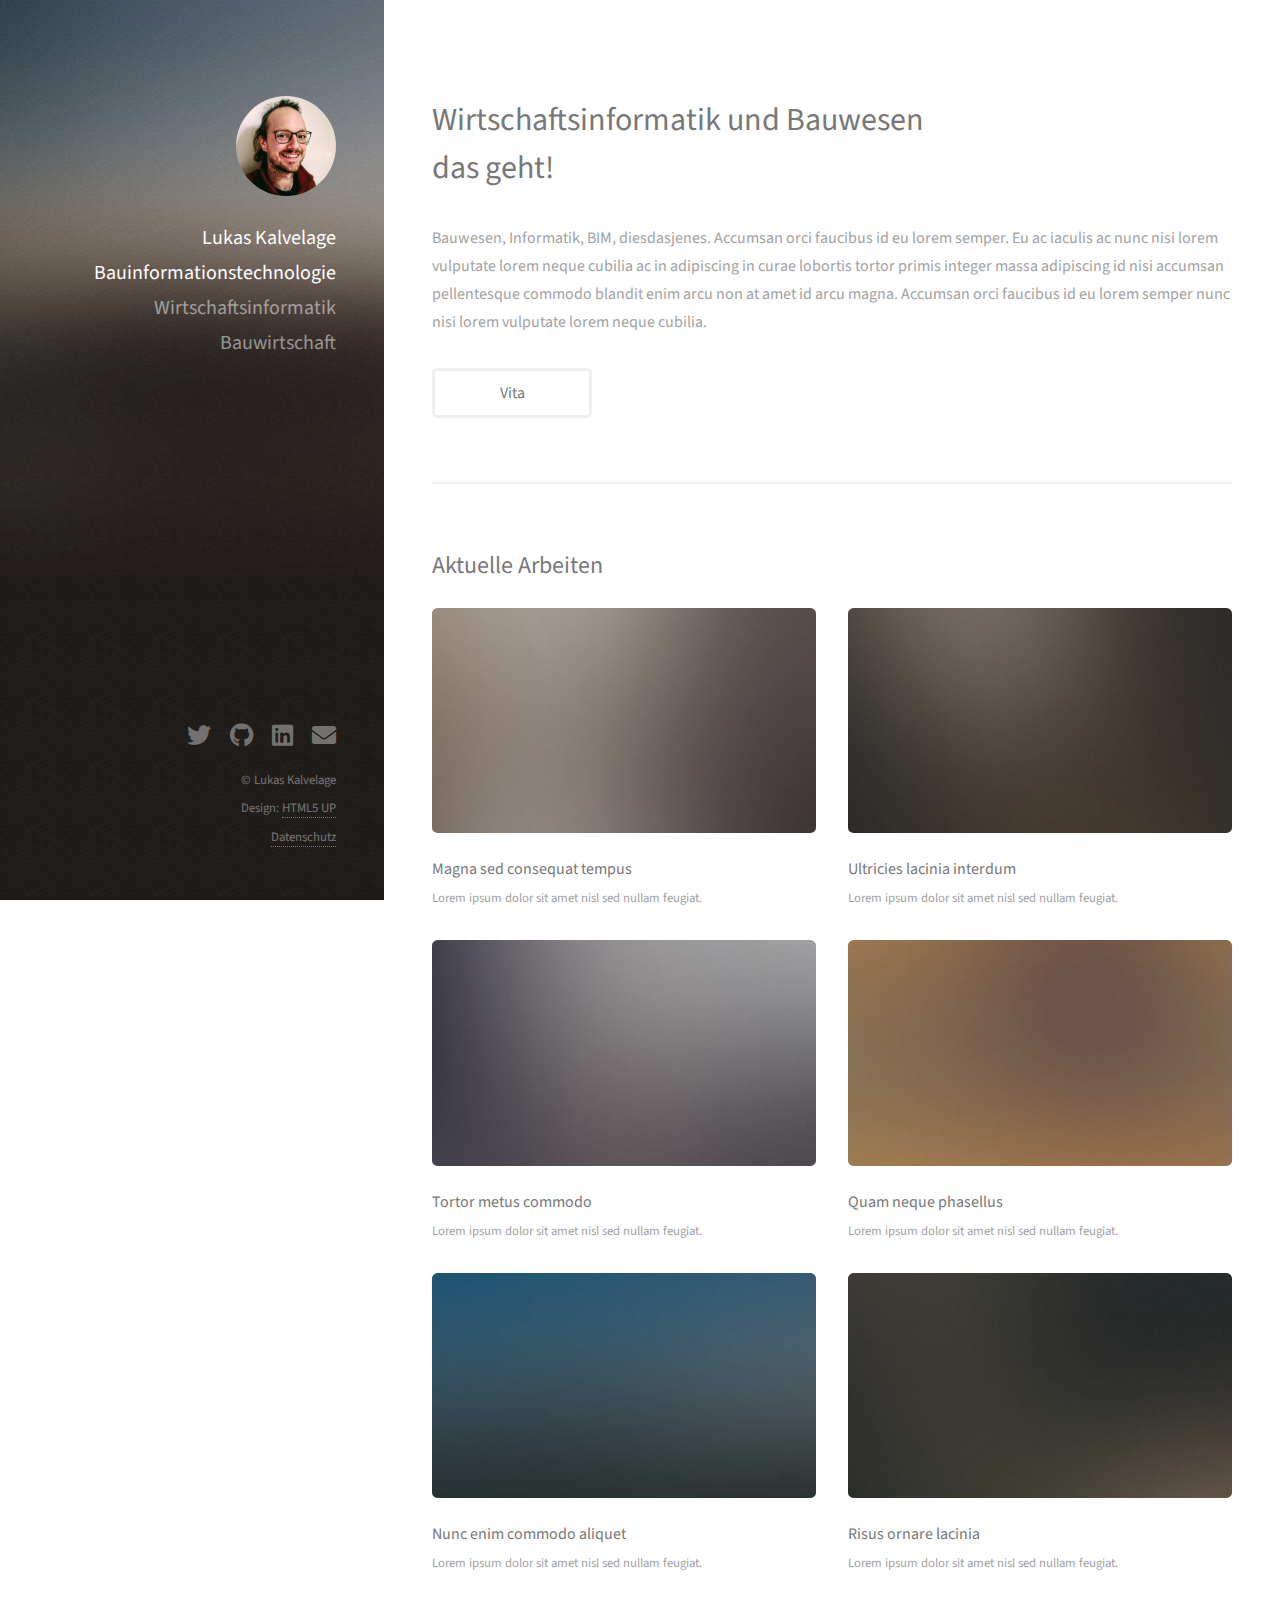
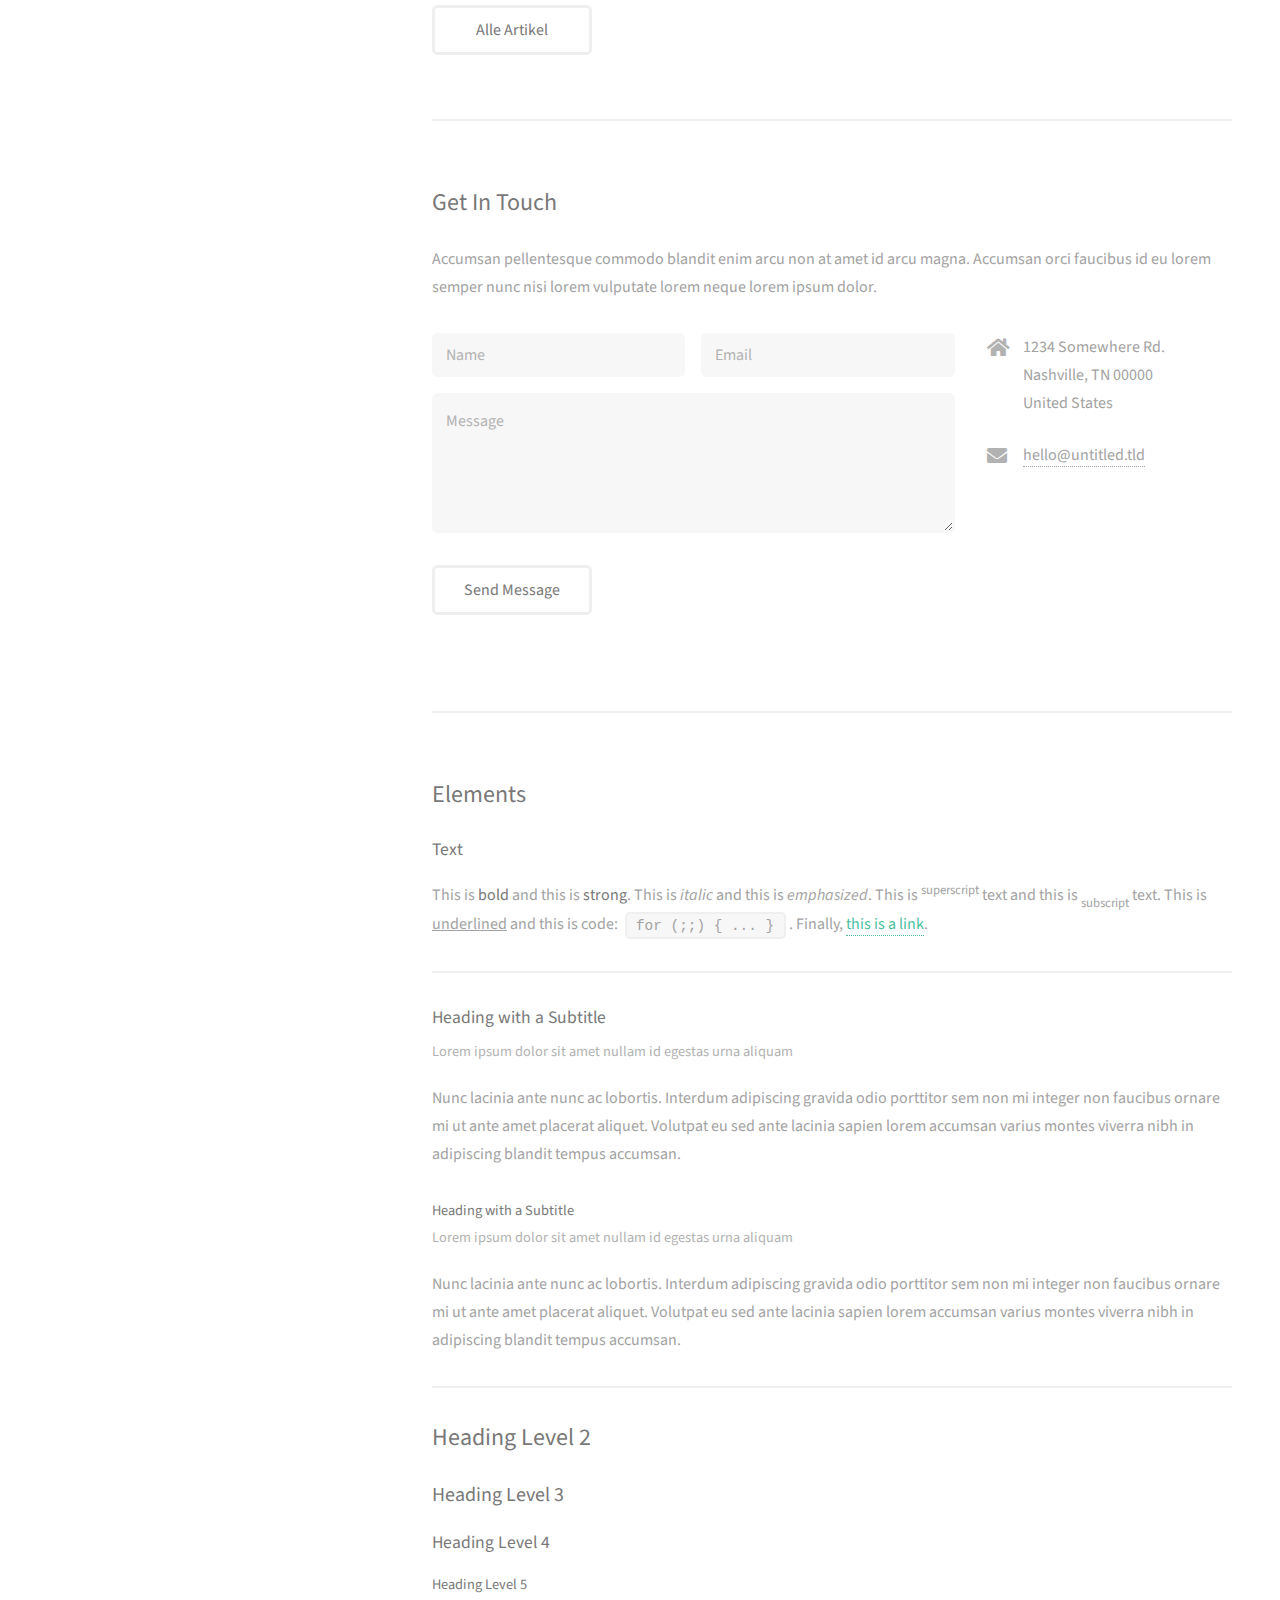
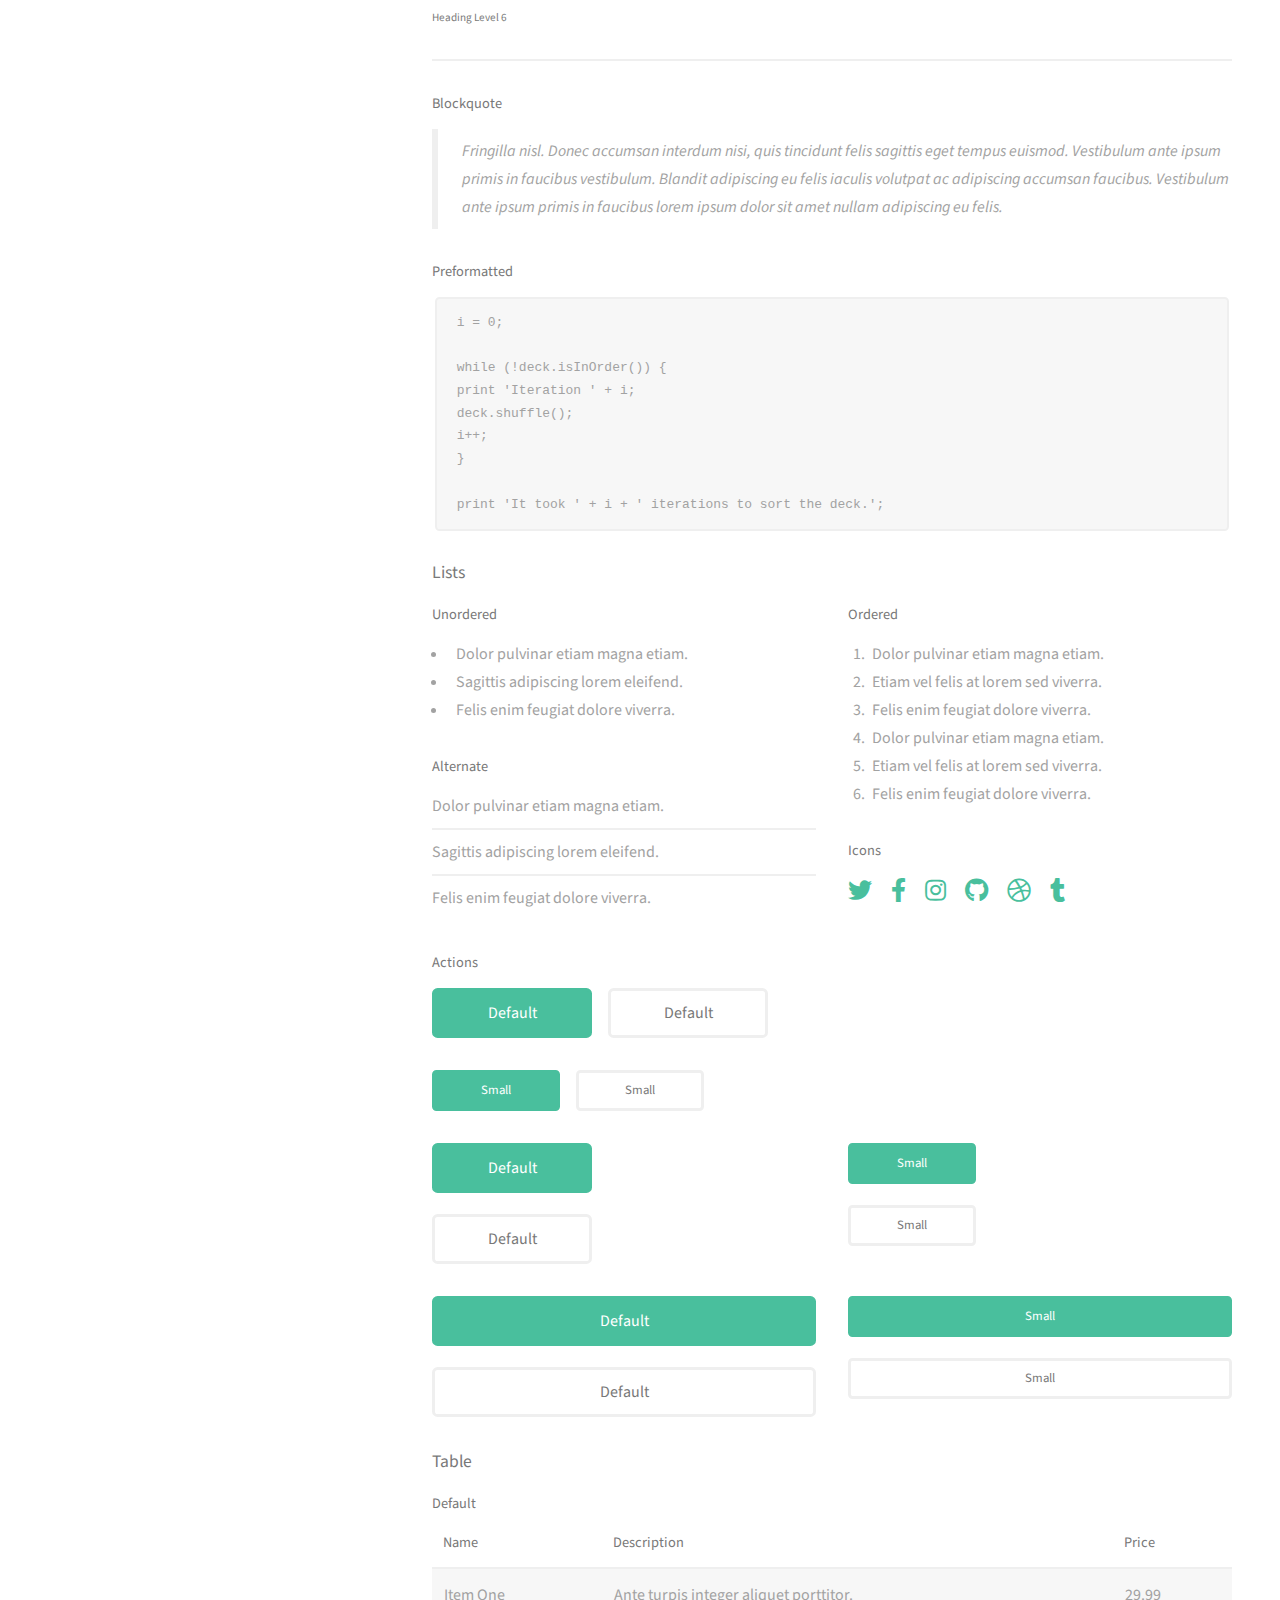
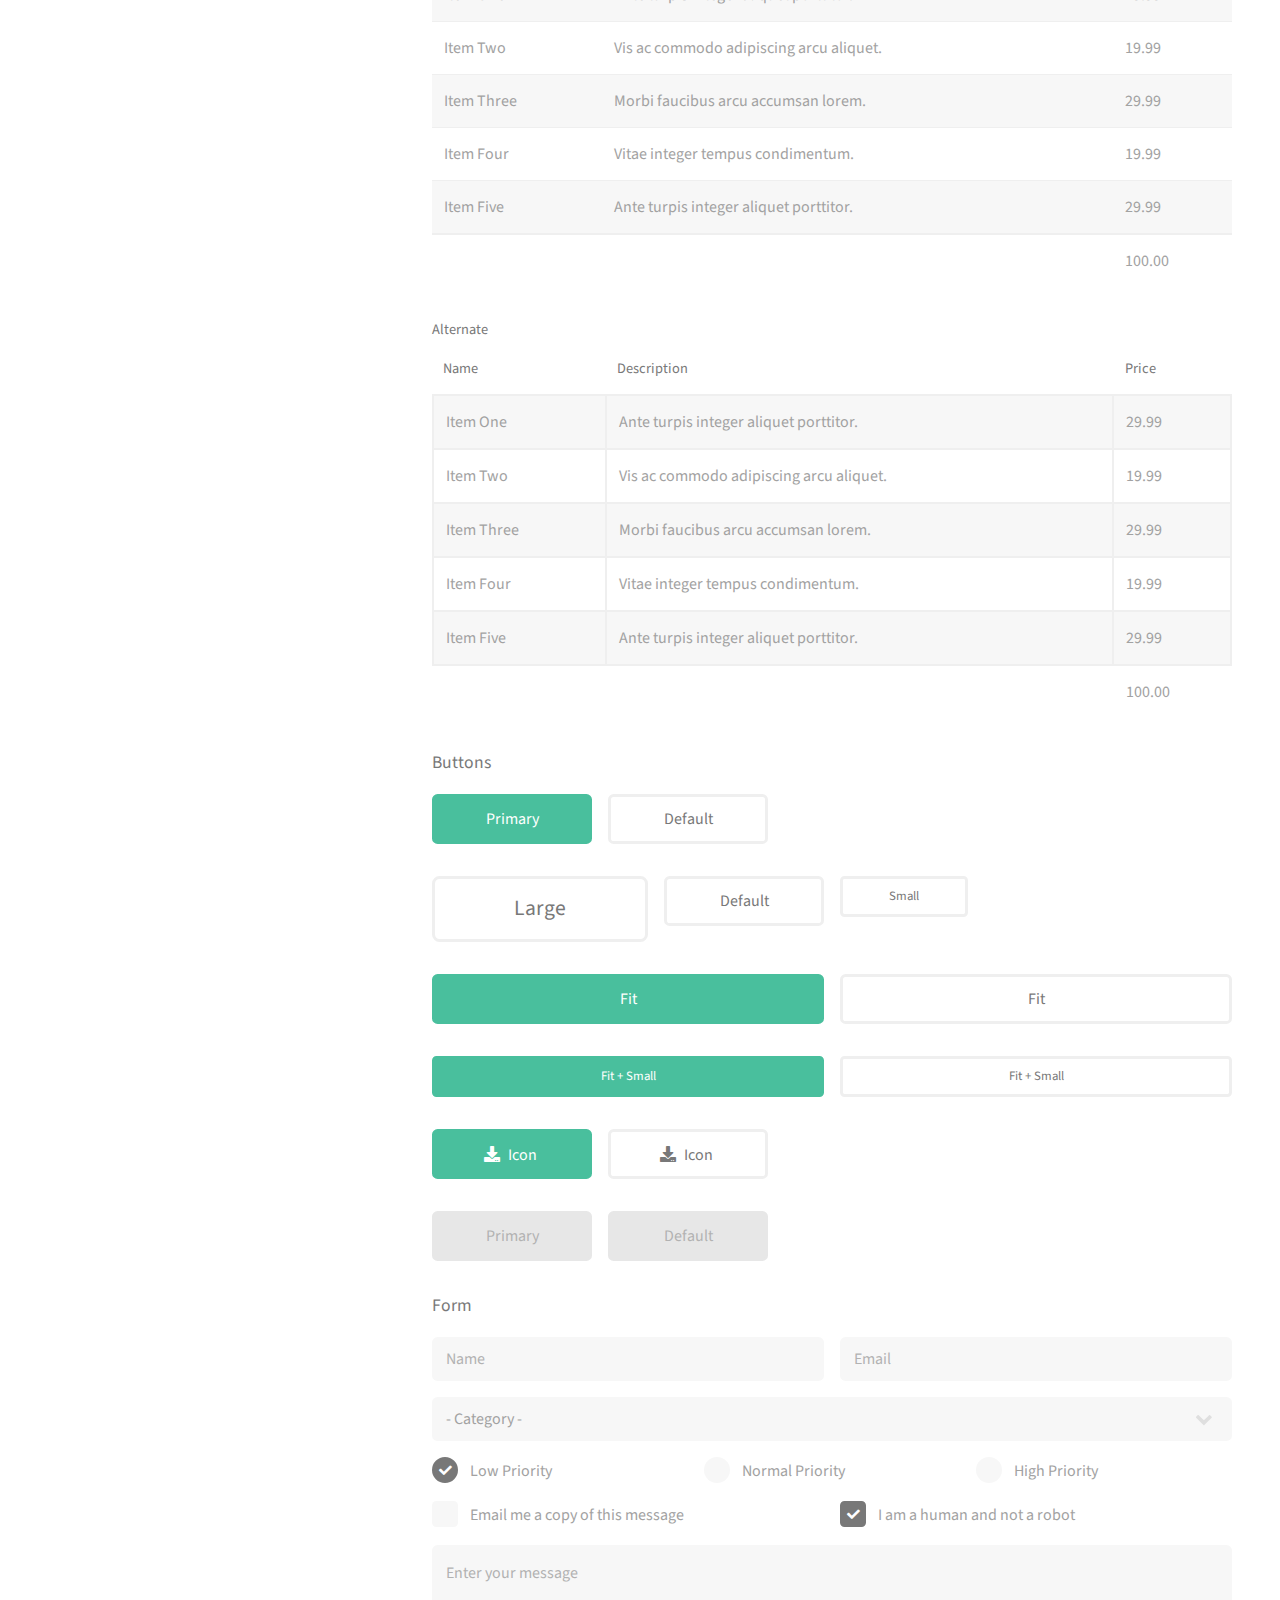
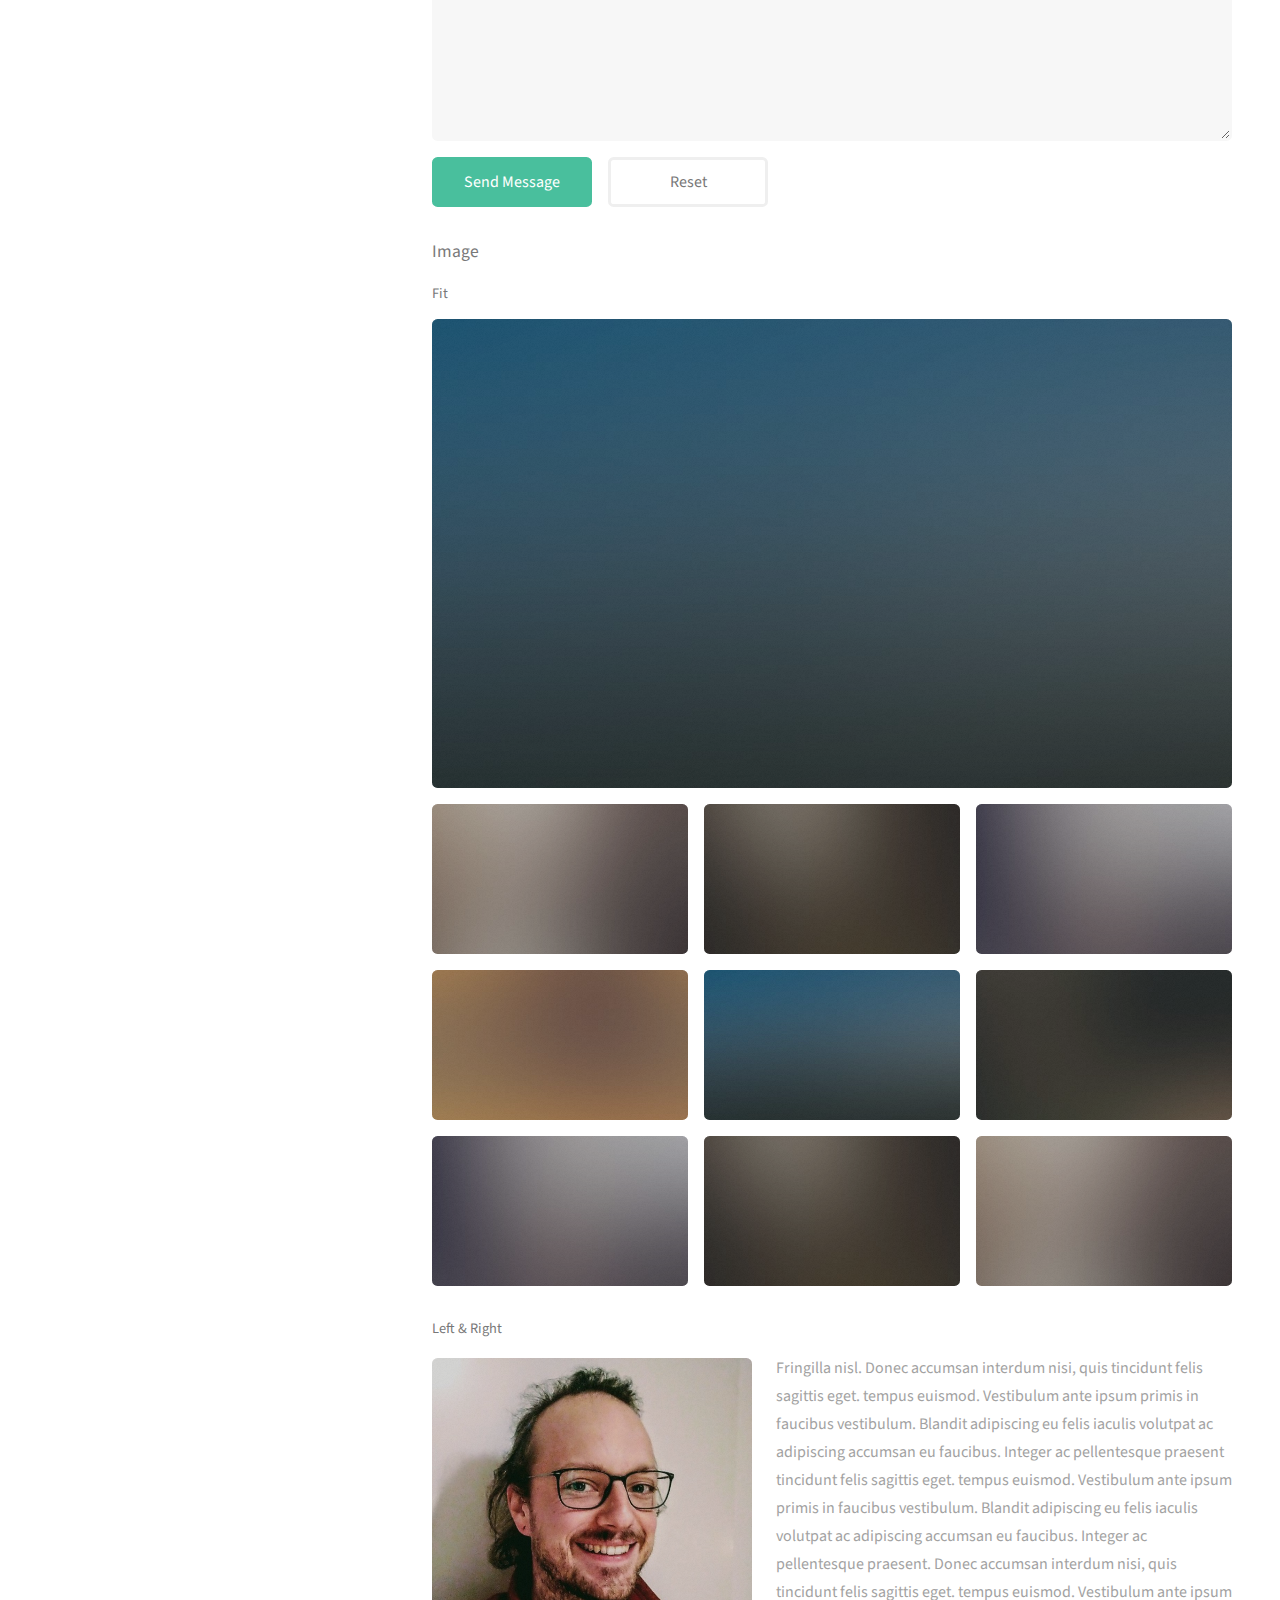
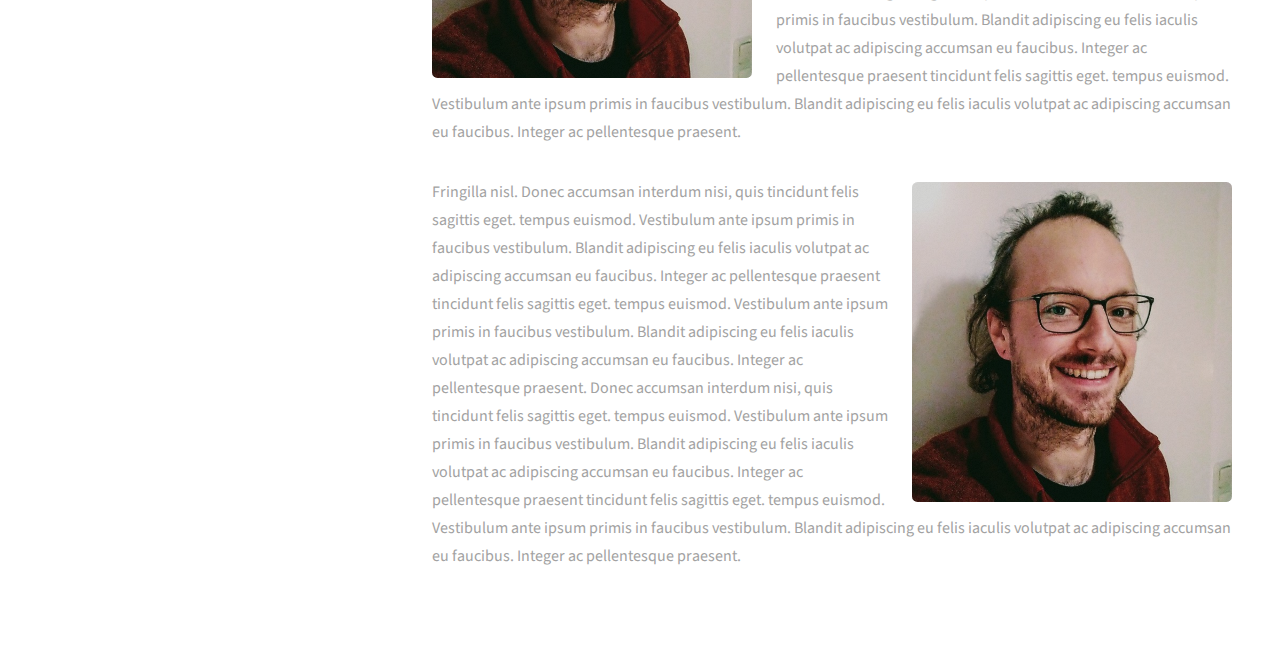
<file: templates.html>
<!DOCTYPE HTML>
<!--
	Strata by HTML5 UP
	html5up.net | @ajlkn
	Free for personal and commercial use under the CCA 3.0 license (html5up.net/license)
-->
<html>

<head>
	<title>Lukas Kalvelage</title>
	<meta charset="utf-8" />
	<meta name="viewport" content="width=device-width, initial-scale=1, user-scalable=no" />
	<link rel="stylesheet" href="assets/css/main.css" />
	<!-- Favicon generated at: https://favicon.io/favicon-generator/ -->
	<link rel="icon" type="image/x-icon" href="images/favicon/favicon.ico" />
</head>

<body class="is-preload">

	<!-- Header -->
	<header id="header">
		<div class="inner">
			<a href="#" class="image avatar"><img src="images/avatar.jpg" alt="" /></a>
			<h1><strong>Lukas Kalvelage<br>
					Bauinformationstechnologie</strong><br>
				Wirtschaftsinformatik<br>
				Bauwirtschaft</h1>
		</div>
	</header>

	<!-- Main -->
	<div id="main">

		<!-- One -->
		<section id="one">
			<header class="major">
				<h2>Wirtschaftsinformatik und Bauwesen<br />
					das geht!</h2>
			</header>
			<p>Bauwesen, Informatik, BIM, diesdasjenes. Accumsan orci faucibus id eu lorem semper.
				Eu ac iaculis ac nunc nisi lorem vulputate lorem neque cubilia ac in adipiscing in
				curae lobortis tortor primis integer massa adipiscing id nisi accumsan pellentesque commodo
				blandit enim arcu non at amet id arcu magna. Accumsan orci faucibus id eu lorem semper nunc
				nisi lorem vulputate lorem neque cubilia.</p>
			<ul class="actions">
				<li><a href="#four" class="button">Vita</a></li>
			</ul>
		</section>

		<!-- Two -->
		<section id="two">
			<h2>Aktuelle Arbeiten</h2>
			<div class="row">
				<article class="col-6 col-12-xsmall work-item">
					<a href="images/fulls/01.jpg" class="image fit thumb"><img src="images/thumbs/01.jpg" alt="" /></a>
					<h3>Magna sed consequat tempus</h3>
					<p>Lorem ipsum dolor sit amet nisl sed nullam feugiat.</p>
				</article>
				<article class="col-6 col-12-xsmall work-item">
					<a href="images/fulls/02.jpg" class="image fit thumb"><img src="images/thumbs/02.jpg" alt="" /></a>
					<h3>Ultricies lacinia interdum</h3>
					<p>Lorem ipsum dolor sit amet nisl sed nullam feugiat.</p>
				</article>
				<article class="col-6 col-12-xsmall work-item">
					<a href="images/fulls/03.jpg" class="image fit thumb"><img src="images/thumbs/03.jpg" alt="" /></a>
					<h3>Tortor metus commodo</h3>
					<p>Lorem ipsum dolor sit amet nisl sed nullam feugiat.</p>
				</article>
				<article class="col-6 col-12-xsmall work-item">
					<a href="images/fulls/04.jpg" class="image fit thumb"><img src="images/thumbs/04.jpg" alt="" /></a>
					<h3>Quam neque phasellus</h3>
					<p>Lorem ipsum dolor sit amet nisl sed nullam feugiat.</p>
				</article>
				<article class="col-6 col-12-xsmall work-item">
					<a href="images/fulls/05.jpg" class="image fit thumb"><img src="images/thumbs/05.jpg" alt="" /></a>
					<h3>Nunc enim commodo aliquet</h3>
					<p>Lorem ipsum dolor sit amet nisl sed nullam feugiat.</p>
				</article>
				<article class="col-6 col-12-xsmall work-item">
					<a href="images/fulls/06.jpg" class="image fit thumb"><img src="images/thumbs/06.jpg" alt="" /></a>
					<h3>Risus ornare lacinia</h3>
					<p>Lorem ipsum dolor sit amet nisl sed nullam feugiat.</p>
				</article>
			</div>
			<ul class="actions">
				<li><a href="posts.html" class="button">Alle Artikel</a></li>
			</ul>
		</section>

		<!-- Three -->
		<section id="three">
			<h2>Get In Touch</h2>
			<p>Accumsan pellentesque commodo blandit enim arcu non at amet id arcu magna. Accumsan orci faucibus id eu
				lorem semper nunc nisi lorem vulputate lorem neque lorem ipsum dolor.</p>
			<div class="row">
				<div class="col-8 col-12-small">
					<form method="post" action="#">
						<div class="row gtr-uniform gtr-50">
							<div class="col-6 col-12-xsmall"><input type="text" name="name" id="name"
									placeholder="Name" /></div>
							<div class="col-6 col-12-xsmall"><input type="email" name="email" id="email"
									placeholder="Email" /></div>
							<div class="col-12"><textarea name="message" id="message" placeholder="Message"
									rows="4"></textarea></div>
						</div>
					</form>
					<ul class="actions">
						<li><input type="submit" value="Send Message" /></li>
					</ul>
				</div>
				<div class="col-4 col-12-small">
					<ul class="labeled-icons">
						<li>
							<h3 class="icon solid fa-home"><span class="label">Address</span></h3>
							1234 Somewhere Rd.<br />
							Nashville, TN 00000<br />
							United States
						</li>
						<!-- li>
										<h3 class="icon solid fa-mobile-alt"><span class="label">Phone</span></h3>
										000-000-0000
									</li-->
						<li>
							<h3 class="icon solid fa-envelope"><span class="label">Email</span></h3>
							<a href="#">hello@untitled.tld</a>
						</li>
					</ul>
				</div>
			</div>
		</section>

		<!-- Four -->

		<section id="four">
			<h2>Elements</h2>

			<section>
				<h4>Text</h4>
				<p>This is <b>bold</b> and this is <strong>strong</strong>. This is <i>italic</i> and this is
					<em>emphasized</em>.
					This is <sup>superscript</sup> text and this is <sub>subscript</sub> text.
					This is <u>underlined</u> and this is code: <code>for (;;) { ... }</code>. Finally, <a href="#">this
						is a link</a>.</p>
				<hr />
				<header>
					<h4>Heading with a Subtitle</h4>
					<p>Lorem ipsum dolor sit amet nullam id egestas urna aliquam</p>
				</header>
				<p>Nunc lacinia ante nunc ac lobortis. Interdum adipiscing gravida odio porttitor sem non mi integer non
					faucibus ornare mi ut ante amet placerat aliquet. Volutpat eu sed ante lacinia sapien lorem accumsan
					varius montes viverra nibh in adipiscing blandit tempus accumsan.</p>
				<header>
					<h5>Heading with a Subtitle</h5>
					<p>Lorem ipsum dolor sit amet nullam id egestas urna aliquam</p>
				</header>
				<p>Nunc lacinia ante nunc ac lobortis. Interdum adipiscing gravida odio porttitor sem non mi integer non
					faucibus ornare mi ut ante amet placerat aliquet. Volutpat eu sed ante lacinia sapien lorem accumsan
					varius montes viverra nibh in adipiscing blandit tempus accumsan.</p>
				<hr />
				<h2>Heading Level 2</h2>
				<h3>Heading Level 3</h3>
				<h4>Heading Level 4</h4>
				<h5>Heading Level 5</h5>
				<h6>Heading Level 6</h6>
				<hr />
				<h5>Blockquote</h5>
				<blockquote>Fringilla nisl. Donec accumsan interdum nisi, quis tincidunt felis sagittis eget tempus
					euismod. Vestibulum ante ipsum primis in faucibus vestibulum. Blandit adipiscing eu felis iaculis
					volutpat ac adipiscing accumsan faucibus. Vestibulum ante ipsum primis in faucibus lorem ipsum dolor
					sit amet nullam adipiscing eu felis.</blockquote>
				<h5>Preformatted</h5>
				<pre><code>i = 0;

while (!deck.isInOrder()) {
print 'Iteration ' + i;
deck.shuffle();
i++;
}

print 'It took ' + i + ' iterations to sort the deck.';</code></pre>
			</section>

			<section>
				<h4>Lists</h4>
				<div class="row">
					<div class="col-6 col-12-xsmall">
						<h5>Unordered</h5>
						<ul>
							<li>Dolor pulvinar etiam magna etiam.</li>
							<li>Sagittis adipiscing lorem eleifend.</li>
							<li>Felis enim feugiat dolore viverra.</li>
						</ul>
						<h5>Alternate</h5>
						<ul class="alt">
							<li>Dolor pulvinar etiam magna etiam.</li>
							<li>Sagittis adipiscing lorem eleifend.</li>
							<li>Felis enim feugiat dolore viverra.</li>
						</ul>
					</div>
					<div class="col-6 col-12-xsmall">
						<h5>Ordered</h5>
						<ol>
							<li>Dolor pulvinar etiam magna etiam.</li>
							<li>Etiam vel felis at lorem sed viverra.</li>
							<li>Felis enim feugiat dolore viverra.</li>
							<li>Dolor pulvinar etiam magna etiam.</li>
							<li>Etiam vel felis at lorem sed viverra.</li>
							<li>Felis enim feugiat dolore viverra.</li>
						</ol>
						<h5>Icons</h5>
						<ul class="icons">
							<li><a href="#" class="icon brands fa-twitter"><span class="label">Twitter</span></a></li>
							<li><a href="#" class="icon brands fa-facebook-f"><span class="label">Facebook</span></a>
							</li>
							<li><a href="#" class="icon brands fa-instagram"><span class="label">Instagram</span></a>
							</li>
							<li><a href="#" class="icon brands fa-github"><span class="label">Github</span></a></li>
							<li><a href="#" class="icon brands fa-dribbble"><span class="label">Dribbble</span></a></li>
							<li><a href="#" class="icon brands fa-tumblr"><span class="label">Tumblr</span></a></li>
						</ul>
					</div>
				</div>
				<h5>Actions</h5>
				<ul class="actions">
					<li><a href="#" class="button primary">Default</a></li>
					<li><a href="#" class="button">Default</a></li>
				</ul>
				<ul class="actions small">
					<li><a href="#" class="button primary small">Small</a></li>
					<li><a href="#" class="button small">Small</a></li>
				</ul>
				<div class="row">
					<div class="col-6 col-12-small">
						<ul class="actions stacked">
							<li><a href="#" class="button primary">Default</a></li>
							<li><a href="#" class="button">Default</a></li>
						</ul>
					</div>
					<div class="col-6 col-12-small">
						<ul class="actions stacked">
							<li><a href="#" class="button primary small">Small</a></li>
							<li><a href="#" class="button small">Small</a></li>
						</ul>
					</div>
					<div class="col-6 col-12-small">
						<ul class="actions stacked">
							<li><a href="#" class="button primary fit">Default</a></li>
							<li><a href="#" class="button fit">Default</a></li>
						</ul>
					</div>
					<div class="col-6 col-12-small">
						<ul class="actions stacked">
							<li><a href="#" class="button primary small fit">Small</a></li>
							<li><a href="#" class="button small fit">Small</a></li>
						</ul>
					</div>
				</div>
			</section>

			<section>
				<h4>Table</h4>
				<h5>Default</h5>
				<div class="table-wrapper">
					<table>
						<thead>
							<tr>
								<th>Name</th>
								<th>Description</th>
								<th>Price</th>
							</tr>
						</thead>
						<tbody>
							<tr>
								<td>Item One</td>
								<td>Ante turpis integer aliquet porttitor.</td>
								<td>29.99</td>
							</tr>
							<tr>
								<td>Item Two</td>
								<td>Vis ac commodo adipiscing arcu aliquet.</td>
								<td>19.99</td>
							</tr>
							<tr>
								<td>Item Three</td>
								<td> Morbi faucibus arcu accumsan lorem.</td>
								<td>29.99</td>
							</tr>
							<tr>
								<td>Item Four</td>
								<td>Vitae integer tempus condimentum.</td>
								<td>19.99</td>
							</tr>
							<tr>
								<td>Item Five</td>
								<td>Ante turpis integer aliquet porttitor.</td>
								<td>29.99</td>
							</tr>
						</tbody>
						<tfoot>
							<tr>
								<td colspan="2"></td>
								<td>100.00</td>
							</tr>
						</tfoot>
					</table>
				</div>

				<h5>Alternate</h5>
				<div class="table-wrapper">
					<table class="alt">
						<thead>
							<tr>
								<th>Name</th>
								<th>Description</th>
								<th>Price</th>
							</tr>
						</thead>
						<tbody>
							<tr>
								<td>Item One</td>
								<td>Ante turpis integer aliquet porttitor.</td>
								<td>29.99</td>
							</tr>
							<tr>
								<td>Item Two</td>
								<td>Vis ac commodo adipiscing arcu aliquet.</td>
								<td>19.99</td>
							</tr>
							<tr>
								<td>Item Three</td>
								<td> Morbi faucibus arcu accumsan lorem.</td>
								<td>29.99</td>
							</tr>
							<tr>
								<td>Item Four</td>
								<td>Vitae integer tempus condimentum.</td>
								<td>19.99</td>
							</tr>
							<tr>
								<td>Item Five</td>
								<td>Ante turpis integer aliquet porttitor.</td>
								<td>29.99</td>
							</tr>
						</tbody>
						<tfoot>
							<tr>
								<td colspan="2"></td>
								<td>100.00</td>
							</tr>
						</tfoot>
					</table>
				</div>
			</section>

			<section>
				<h4>Buttons</h4>
				<ul class="actions">
					<li><a href="#" class="button primary">Primary</a></li>
					<li><a href="#" class="button">Default</a></li>
				</ul>
				<ul class="actions">
					<li><a href="#" class="button large">Large</a></li>
					<li><a href="#" class="button">Default</a></li>
					<li><a href="#" class="button small">Small</a></li>
				</ul>
				<ul class="actions fit">
					<li><a href="#" class="button primary fit">Fit</a></li>
					<li><a href="#" class="button fit">Fit</a></li>
				</ul>
				<ul class="actions fit small">
					<li><a href="#" class="button primary fit small">Fit + Small</a></li>
					<li><a href="#" class="button fit small">Fit + Small</a></li>
				</ul>
				<ul class="actions">
					<li><a href="#" class="button primary icon solid fa-download">Icon</a></li>
					<li><a href="#" class="button icon solid fa-download">Icon</a></li>
				</ul>
				<ul class="actions">
					<li><span class="button primary disabled">Primary</span></li>
					<li><span class="button disabled">Default</span></li>
				</ul>
			</section>

			<section>
				<h4>Form</h4>
				<form method="post" action="#">
					<div class="row gtr-uniform gtr-50">
						<div class="col-6 col-12-xsmall">
							<input type="text" name="demo-name" id="demo-name" value="" placeholder="Name" />
						</div>
						<div class="col-6 col-12-xsmall">
							<input type="email" name="demo-email" id="demo-email" value="" placeholder="Email" />
						</div>
						<div class="col-12">
							<select name="demo-category" id="demo-category">
								<option value="">- Category -</option>
								<option value="1">Manufacturing</option>
								<option value="1">Shipping</option>
								<option value="1">Administration</option>
								<option value="1">Human Resources</option>
							</select>
						</div>
						<div class="col-4 col-12-small">
							<input type="radio" id="demo-priority-low" name="demo-priority" checked>
							<label for="demo-priority-low">Low Priority</label>
						</div>
						<div class="col-4 col-12-small">
							<input type="radio" id="demo-priority-normal" name="demo-priority">
							<label for="demo-priority-normal">Normal Priority</label>
						</div>
						<div class="col-4 col-12-small">
							<input type="radio" id="demo-priority-high" name="demo-priority">
							<label for="demo-priority-high">High Priority</label>
						</div>
						<div class="col-6 col-12-small">
							<input type="checkbox" id="demo-copy" name="demo-copy">
							<label for="demo-copy">Email me a copy of this message</label>
						</div>
						<div class="col-6 col-12-small">
							<input type="checkbox" id="demo-human" name="demo-human" checked>
							<label for="demo-human">I am a human and not a robot</label>
						</div>
						<div class="col-12">
							<textarea name="demo-message" id="demo-message" placeholder="Enter your message"
								rows="6"></textarea>
						</div>
						<div class="col-12">
							<ul class="actions">
								<li><input type="submit" value="Send Message" class="primary" /></li>
								<li><input type="reset" value="Reset" /></li>
							</ul>
						</div>
					</div>
				</form>
			</section>

			<section>
				<h4>Image</h4>
				<h5>Fit</h5>
				<div class="box alt">
					<div class="row gtr-50 gtr-uniform">
						<div class="col-12"><span class="image fit"><img src="images/fulls/05.jpg" alt="" /></span>
						</div>
						<div class="col-4"><span class="image fit"><img src="images/thumbs/01.jpg" alt="" /></span>
						</div>
						<div class="col-4"><span class="image fit"><img src="images/thumbs/02.jpg" alt="" /></span>
						</div>
						<div class="col-4"><span class="image fit"><img src="images/thumbs/03.jpg" alt="" /></span>
						</div>
						<div class="col-4"><span class="image fit"><img src="images/thumbs/04.jpg" alt="" /></span>
						</div>
						<div class="col-4"><span class="image fit"><img src="images/thumbs/05.jpg" alt="" /></span>
						</div>
						<div class="col-4"><span class="image fit"><img src="images/thumbs/06.jpg" alt="" /></span>
						</div>
						<div class="col-4"><span class="image fit"><img src="images/thumbs/03.jpg" alt="" /></span>
						</div>
						<div class="col-4"><span class="image fit"><img src="images/thumbs/02.jpg" alt="" /></span>
						</div>
						<div class="col-4"><span class="image fit"><img src="images/thumbs/01.jpg" alt="" /></span>
						</div>
					</div>
				</div>
				<h5>Left &amp; Right</h5>
				<p><span class="image left"><img src="images/avatar.jpg" alt="" /></span>Fringilla nisl. Donec accumsan
					interdum nisi, quis tincidunt felis sagittis eget. tempus euismod. Vestibulum ante ipsum primis in
					faucibus vestibulum. Blandit adipiscing eu felis iaculis volutpat ac adipiscing accumsan eu
					faucibus. Integer ac pellentesque praesent tincidunt felis sagittis eget. tempus euismod. Vestibulum
					ante ipsum primis in faucibus vestibulum. Blandit adipiscing eu felis iaculis volutpat ac adipiscing
					accumsan eu faucibus. Integer ac pellentesque praesent. Donec accumsan interdum nisi, quis tincidunt
					felis sagittis eget. tempus euismod. Vestibulum ante ipsum primis in faucibus vestibulum. Blandit
					adipiscing eu felis iaculis volutpat ac adipiscing accumsan eu faucibus. Integer ac pellentesque
					praesent tincidunt felis sagittis eget. tempus euismod. Vestibulum ante ipsum primis in faucibus
					vestibulum. Blandit adipiscing eu felis iaculis volutpat ac adipiscing accumsan eu faucibus. Integer
					ac pellentesque praesent.</p>
				<p><span class="image right"><img src="images/avatar.jpg" alt="" /></span>Fringilla nisl. Donec accumsan
					interdum nisi, quis tincidunt felis sagittis eget. tempus euismod. Vestibulum ante ipsum primis in
					faucibus vestibulum. Blandit adipiscing eu felis iaculis volutpat ac adipiscing accumsan eu
					faucibus. Integer ac pellentesque praesent tincidunt felis sagittis eget. tempus euismod. Vestibulum
					ante ipsum primis in faucibus vestibulum. Blandit adipiscing eu felis iaculis volutpat ac adipiscing
					accumsan eu faucibus. Integer ac pellentesque praesent. Donec accumsan interdum nisi, quis tincidunt
					felis sagittis eget. tempus euismod. Vestibulum ante ipsum primis in faucibus vestibulum. Blandit
					adipiscing eu felis iaculis volutpat ac adipiscing accumsan eu faucibus. Integer ac pellentesque
					praesent tincidunt felis sagittis eget. tempus euismod. Vestibulum ante ipsum primis in faucibus
					vestibulum. Blandit adipiscing eu felis iaculis volutpat ac adipiscing accumsan eu faucibus. Integer
					ac pellentesque praesent.</p>
			</section>

		</section>

	</div>


	<!-- Footer -->
	<footer id="footer">
		<div class="inner">
			<ul class="icons">
				<li><a href="http://www.twitter.com/kalvelukas" class="icon brands fa-twitter"><span
							class="label">Twitter</span></a></li>
				<li><a href="http://www.github.com/kalvelukas" class="icon brands fa-github"><span
							class="label">Github</span></a></li>
				<li><a href="https://www.linkedin.com/in/kalvelukas/" class="icon brands fa-linkedin"><span
							class="label">LinkedIn</span></a></li>
				<li><a href="mailto:kalvelage.l@gmail.com" class="icon solid fa-envelope"><span
							class="label">Email</span></a></li>
			</ul>
			<ul class="copyright">
				<li>&copy; Lukas Kalvelage</li>
				<li>Design: <a href="http://html5up.net">HTML5 UP</a></li>
				<li><a href="datenschutz.html">Datenschutz</a></li>
			</ul>
		</div>
	</footer>

	<!-- Scripts -->
	<script src="assets/js/jquery.min.js"></script>
	<script src="assets/js/jquery.poptrox.min.js"></script>
	<script src="assets/js/browser.min.js"></script>
	<script src="assets/js/breakpoints.min.js"></script>
	<script src="assets/js/util.js"></script>
	<script src="assets/js/main.js"></script>

</body>

</html>
</file>
<file: assets/css/main.css>
@import url("fontawesome-all.min.css");
@import url("https://fonts.googleapis.com/css?family=Source+Sans+Pro:400,400italic");

/*
	Strata by HTML5 UP
	html5up.net | @ajlkn
	Free for personal and commercial use under the CCA 3.0 license (html5up.net/license)
*/

html, body, div, span, applet, object,
iframe, h1, h2, h3, h4, h5, h6, p, blockquote,
pre, a, abbr, acronym, address, big, cite,
code, del, dfn, em, img, ins, kbd, q, s, samp,
small, strike, strong, sub, sup, tt, var, b,
u, i, center, dl, dt, dd, ol, ul, li, fieldset,
form, label, legend, table, caption, tbody,
tfoot, thead, tr, th, td, article, aside,
canvas, details, embed, figure, figcaption,
footer, header, hgroup, menu, nav, output, ruby,
section, summary, time, mark, audio, video {
	margin: 0;
	padding: 0;
	border: 0;
	font-size: 100%;
	font: inherit;
	vertical-align: baseline;}

article, aside, details, figcaption, figure,
footer, header, hgroup, menu, nav, section {
	display: block;}

body {
	line-height: 1;
}

ol, ul {
	list-style: none;
}

blockquote, q {
	quotes: none;
}

	blockquote:before, blockquote:after, q:before, q:after {
		content: '';
		content: none;
	}

table {
	border-collapse: collapse;
	border-spacing: 0;
}

body {
	-webkit-text-size-adjust: none;
}

mark {
	background-color: transparent;
	color: inherit;
}

input::-moz-focus-inner {
	border: 0;
	padding: 0;
}

input, select, textarea {
	-moz-appearance: none;
	-webkit-appearance: none;
	-ms-appearance: none;
	appearance: none;
}

/* Basic */

	html {
		box-sizing: border-box;
	}

	*, *:before, *:after {
		box-sizing: inherit;
	}

	body {
		background: #fff;
	}

		body.is-preload *, body.is-preload *:before, body.is-preload *:after {
			-moz-animation: none !important;
			-webkit-animation: none !important;
			-ms-animation: none !important;
			animation: none !important;
			-moz-transition: none !important;
			-webkit-transition: none !important;
			-ms-transition: none !important;
			transition: none !important;
		}

	body, input, select, textarea {
		color: #a2a2a2;
		font-family: "Source Sans Pro", Helvetica, sans-serif;
		font-size: 16pt;
		font-weight: 400;
		line-height: 1.75em;
	}

	a {
		-moz-transition: color 0.2s ease-in-out, border-color 0.2s ease-in-out;
		-webkit-transition: color 0.2s ease-in-out, border-color 0.2s ease-in-out;
		-ms-transition: color 0.2s ease-in-out, border-color 0.2s ease-in-out;
		transition: color 0.2s ease-in-out, border-color 0.2s ease-in-out;
		border-bottom: dotted 1px;
		color: #49bf9d;
		text-decoration: none;
	}

		a:hover {
			border-bottom-color: transparent;
			color: #49bf9d !important;
			text-decoration: none;
		}

	strong, b {
		color: #787878;
		font-weight: 400;
	}

	em, i {
		font-style: italic;
	}

	p {
		margin: 0 0 2em 0;
	}

	h1, h2, h3, h4, h5, h6 {
		color: #787878;
		font-weight: 400;
		line-height: 1em;
		margin: 0 0 1em 0;
	}

		h1 a, h2 a, h3 a, h4 a, h5 a, h6 a {
			color: inherit;
			text-decoration: none;
		}

	h1 {
		font-size: 2em;
		line-height: 1.5em;
	}

	h2 {
		font-size: 1.5em;
		line-height: 1.5em;
	}

	h3 {
		font-size: 1.25em;
		line-height: 1.5em;
	}

	h4 {
		font-size: 1.1em;
		line-height: 1.5em;
	}

	h5 {
		font-size: 0.9em;
		line-height: 1.5em;
	}

	h6 {
		font-size: 0.7em;
		line-height: 1.5em;
	}

	sub {
		font-size: 0.8em;
		position: relative;
		top: 0.5em;
	}

	sup {
		font-size: 0.8em;
		position: relative;
		top: -0.5em;
	}

	hr {
		border: 0;
		border-bottom: solid 2px #efefef;
		margin: 2em 0;
	}

		hr.major {
			margin: 3em 0;
		}

	blockquote {
		border-left: solid 6px #efefef;
		font-style: italic;
		margin: 0 0 2em 0;
		padding: 0.5em 0 0.5em 1.5em;
	}

	code {
		background: #f7f7f7;
		border-radius: 0.35em;
		border: solid 2px #efefef;
		font-family: "Courier New", monospace;
		font-size: 0.9em;
		margin: 0 0.25em;
		padding: 0.25em 0.65em;
	}

	pre {
		-webkit-overflow-scrolling: touch;
		font-family: "Courier New", monospace;
		font-size: 0.9em;
		margin: 0 0 2em 0;
	}

		pre code {
			display: block;
			line-height: 1.75em;
			padding: 1em 1.5em;
			overflow-x: auto;
		}

	.align-left {
		text-align: left;
	}

	.align-center {
		text-align: center;
	}

	.align-right {
		text-align: right;
	}

/* Container */

	.container {
		margin: 0 auto;
		max-width: calc(100% - 4em);
		width: 100%;
	}

		.container.xsmall {
			width: 25%;
		}

		.container.small {
			width: 50%;
		}

		.container.medium {
			width: 75%;
		}

		.container.large {
			width: 125%;
		}

		.container.xlarge {
			width: 150%;
		}

		.container.max {
			width: 100%;
		}

		@media screen and (max-width: 980px) {

			.container {
				width: 100% !important;
				max-width: 100% !important;
			}

		}

		@media screen and (max-width: 480px) {

			.container {
				max-width: calc(100% - 3em);
			}

		}

/* Row */

	.row {
		display: flex;
		flex-wrap: wrap;
		box-sizing: border-box;
		align-items: stretch;
	}

		.row > * {
			box-sizing: border-box;
		}

		.row.gtr-uniform > * > :last-child {
			margin-bottom: 0;
		}

		.row.aln-left {
			justify-content: flex-start;
		}

		.row.aln-center {
			justify-content: center;
		}

		.row.aln-right {
			justify-content: flex-end;
		}

		.row.aln-top {
			align-items: flex-start;
		}

		.row.aln-middle {
			align-items: center;
		}

		.row.aln-bottom {
			align-items: flex-end;
		}

		.row > .imp {
			order: -1;
		}

		.row > .col-1 {
			width: 8.33333%;
		}

		.row > .off-1 {
			margin-left: 8.33333%;
		}

		.row > .col-2 {
			width: 16.66667%;
		}

		.row > .off-2 {
			margin-left: 16.66667%;
		}

		.row > .col-3 {
			width: 25%;
		}

		.row > .off-3 {
			margin-left: 25%;
		}

		.row > .col-4 {
			width: 33.33333%;
		}

		.row > .off-4 {
			margin-left: 33.33333%;
		}

		.row > .col-5 {
			width: 41.66667%;
		}

		.row > .off-5 {
			margin-left: 41.66667%;
		}

		.row > .col-6 {
			width: 50%;
		}

		.row > .off-6 {
			margin-left: 50%;
		}

		.row > .col-7 {
			width: 58.33333%;
		}

		.row > .off-7 {
			margin-left: 58.33333%;
		}

		.row > .col-8 {
			width: 66.66667%;
		}

		.row > .off-8 {
			margin-left: 66.66667%;
		}

		.row > .col-9 {
			width: 75%;
		}

		.row > .off-9 {
			margin-left: 75%;
		}

		.row > .col-10 {
			width: 83.33333%;
		}

		.row > .off-10 {
			margin-left: 83.33333%;
		}

		.row > .col-11 {
			width: 91.66667%;
		}

		.row > .off-11 {
			margin-left: 91.66667%;
		}

		.row > .col-12 {
			width: 100%;
		}

		.row > .off-12 {
			margin-left: 100%;
		}

		.row.gtr-0 {
			margin-top: 0;
			margin-left: 0em;
		}

			.row.gtr-0 > * {
				padding: 0 0 0 0em;
			}

			.row.gtr-0.gtr-uniform {
				margin-top: 0em;
			}

				.row.gtr-0.gtr-uniform > * {
					padding-top: 0em;
				}

		.row.gtr-25 {
			margin-top: 0;
			margin-left: -0.625em;
		}

			.row.gtr-25 > * {
				padding: 0 0 0 0.625em;
			}

			.row.gtr-25.gtr-uniform {
				margin-top: -0.625em;
			}

				.row.gtr-25.gtr-uniform > * {
					padding-top: 0.625em;
				}

		.row.gtr-50 {
			margin-top: 0;
			margin-left: -1.25em;
		}

			.row.gtr-50 > * {
				padding: 0 0 0 1.25em;
			}

			.row.gtr-50.gtr-uniform {
				margin-top: -1.25em;
			}

				.row.gtr-50.gtr-uniform > * {
					padding-top: 1.25em;
				}

		.row {
			margin-top: 0;
			margin-left: -2.5em;
		}

			.row > * {
				padding: 0 0 0 2.5em;
			}

			.row.gtr-uniform {
				margin-top: -2.5em;
			}

				.row.gtr-uniform > * {
					padding-top: 2.5em;
				}

		.row.gtr-150 {
			margin-top: 0;
			margin-left: -3.75em;
		}

			.row.gtr-150 > * {
				padding: 0 0 0 3.75em;
			}

			.row.gtr-150.gtr-uniform {
				margin-top: -3.75em;
			}

				.row.gtr-150.gtr-uniform > * {
					padding-top: 3.75em;
				}

		.row.gtr-200 {
			margin-top: 0;
			margin-left: -5em;
		}

			.row.gtr-200 > * {
				padding: 0 0 0 5em;
			}

			.row.gtr-200.gtr-uniform {
				margin-top: -5em;
			}

				.row.gtr-200.gtr-uniform > * {
					padding-top: 5em;
				}

		@media screen and (max-width: 1800px) {

			.row {
				display: flex;
				flex-wrap: wrap;
				box-sizing: border-box;
				align-items: stretch;
			}

				.row > * {
					box-sizing: border-box;
				}

				.row.gtr-uniform > * > :last-child {
					margin-bottom: 0;
				}

				.row.aln-left {
					justify-content: flex-start;
				}

				.row.aln-center {
					justify-content: center;
				}

				.row.aln-right {
					justify-content: flex-end;
				}

				.row.aln-top {
					align-items: flex-start;
				}

				.row.aln-middle {
					align-items: center;
				}

				.row.aln-bottom {
					align-items: flex-end;
				}

				.row > .imp-xlarge {
					order: -1;
				}

				.row > .col-1-xlarge {
					width: 8.33333%;
				}

				.row > .off-1-xlarge {
					margin-left: 8.33333%;
				}

				.row > .col-2-xlarge {
					width: 16.66667%;
				}

				.row > .off-2-xlarge {
					margin-left: 16.66667%;
				}

				.row > .col-3-xlarge {
					width: 25%;
				}

				.row > .off-3-xlarge {
					margin-left: 25%;
				}

				.row > .col-4-xlarge {
					width: 33.33333%;
				}

				.row > .off-4-xlarge {
					margin-left: 33.33333%;
				}

				.row > .col-5-xlarge {
					width: 41.66667%;
				}

				.row > .off-5-xlarge {
					margin-left: 41.66667%;
				}

				.row > .col-6-xlarge {
					width: 50%;
				}

				.row > .off-6-xlarge {
					margin-left: 50%;
				}

				.row > .col-7-xlarge {
					width: 58.33333%;
				}

				.row > .off-7-xlarge {
					margin-left: 58.33333%;
				}

				.row > .col-8-xlarge {
					width: 66.66667%;
				}

				.row > .off-8-xlarge {
					margin-left: 66.66667%;
				}

				.row > .col-9-xlarge {
					width: 75%;
				}

				.row > .off-9-xlarge {
					margin-left: 75%;
				}

				.row > .col-10-xlarge {
					width: 83.33333%;
				}

				.row > .off-10-xlarge {
					margin-left: 83.33333%;
				}

				.row > .col-11-xlarge {
					width: 91.66667%;
				}

				.row > .off-11-xlarge {
					margin-left: 91.66667%;
				}

				.row > .col-12-xlarge {
					width: 100%;
				}

				.row > .off-12-xlarge {
					margin-left: 100%;
				}

				.row.gtr-0 {
					margin-top: 0;
					margin-left: 0em;
				}

					.row.gtr-0 > * {
						padding: 0 0 0 0em;
					}

					.row.gtr-0.gtr-uniform {
						margin-top: 0em;
					}

						.row.gtr-0.gtr-uniform > * {
							padding-top: 0em;
						}

				.row.gtr-25 {
					margin-top: 0;
					margin-left: -0.625em;
				}

					.row.gtr-25 > * {
						padding: 0 0 0 0.625em;
					}

					.row.gtr-25.gtr-uniform {
						margin-top: -0.625em;
					}

						.row.gtr-25.gtr-uniform > * {
							padding-top: 0.625em;
						}

				.row.gtr-50 {
					margin-top: 0;
					margin-left: -1.25em;
				}

					.row.gtr-50 > * {
						padding: 0 0 0 1.25em;
					}

					.row.gtr-50.gtr-uniform {
						margin-top: -1.25em;
					}

						.row.gtr-50.gtr-uniform > * {
							padding-top: 1.25em;
						}

				.row {
					margin-top: 0;
					margin-left: -2.5em;
				}

					.row > * {
						padding: 0 0 0 2.5em;
					}

					.row.gtr-uniform {
						margin-top: -2.5em;
					}

						.row.gtr-uniform > * {
							padding-top: 2.5em;
						}

				.row.gtr-150 {
					margin-top: 0;
					margin-left: -3.75em;
				}

					.row.gtr-150 > * {
						padding: 0 0 0 3.75em;
					}

					.row.gtr-150.gtr-uniform {
						margin-top: -3.75em;
					}

						.row.gtr-150.gtr-uniform > * {
							padding-top: 3.75em;
						}

				.row.gtr-200 {
					margin-top: 0;
					margin-left: -5em;
				}

					.row.gtr-200 > * {
						padding: 0 0 0 5em;
					}

					.row.gtr-200.gtr-uniform {
						margin-top: -5em;
					}

						.row.gtr-200.gtr-uniform > * {
							padding-top: 5em;
						}

		}

		@media screen and (max-width: 1280px) {

			.row {
				display: flex;
				flex-wrap: wrap;
				box-sizing: border-box;
				align-items: stretch;
			}

				.row > * {
					box-sizing: border-box;
				}

				.row.gtr-uniform > * > :last-child {
					margin-bottom: 0;
				}

				.row.aln-left {
					justify-content: flex-start;
				}

				.row.aln-center {
					justify-content: center;
				}

				.row.aln-right {
					justify-content: flex-end;
				}

				.row.aln-top {
					align-items: flex-start;
				}

				.row.aln-middle {
					align-items: center;
				}

				.row.aln-bottom {
					align-items: flex-end;
				}

				.row > .imp-large {
					order: -1;
				}

				.row > .col-1-large {
					width: 8.33333%;
				}

				.row > .off-1-large {
					margin-left: 8.33333%;
				}

				.row > .col-2-large {
					width: 16.66667%;
				}

				.row > .off-2-large {
					margin-left: 16.66667%;
				}

				.row > .col-3-large {
					width: 25%;
				}

				.row > .off-3-large {
					margin-left: 25%;
				}

				.row > .col-4-large {
					width: 33.33333%;
				}

				.row > .off-4-large {
					margin-left: 33.33333%;
				}

				.row > .col-5-large {
					width: 41.66667%;
				}

				.row > .off-5-large {
					margin-left: 41.66667%;
				}

				.row > .col-6-large {
					width: 50%;
				}

				.row > .off-6-large {
					margin-left: 50%;
				}

				.row > .col-7-large {
					width: 58.33333%;
				}

				.row > .off-7-large {
					margin-left: 58.33333%;
				}

				.row > .col-8-large {
					width: 66.66667%;
				}

				.row > .off-8-large {
					margin-left: 66.66667%;
				}

				.row > .col-9-large {
					width: 75%;
				}

				.row > .off-9-large {
					margin-left: 75%;
				}

				.row > .col-10-large {
					width: 83.33333%;
				}

				.row > .off-10-large {
					margin-left: 83.33333%;
				}

				.row > .col-11-large {
					width: 91.66667%;
				}

				.row > .off-11-large {
					margin-left: 91.66667%;
				}

				.row > .col-12-large {
					width: 100%;
				}

				.row > .off-12-large {
					margin-left: 100%;
				}

				.row.gtr-0 {
					margin-top: 0;
					margin-left: 0em;
				}

					.row.gtr-0 > * {
						padding: 0 0 0 0em;
					}

					.row.gtr-0.gtr-uniform {
						margin-top: 0em;
					}

						.row.gtr-0.gtr-uniform > * {
							padding-top: 0em;
						}

				.row.gtr-25 {
					margin-top: 0;
					margin-left: -0.5em;
				}

					.row.gtr-25 > * {
						padding: 0 0 0 0.5em;
					}

					.row.gtr-25.gtr-uniform {
						margin-top: -0.5em;
					}

						.row.gtr-25.gtr-uniform > * {
							padding-top: 0.5em;
						}

				.row.gtr-50 {
					margin-top: 0;
					margin-left: -1em;
				}

					.row.gtr-50 > * {
						padding: 0 0 0 1em;
					}

					.row.gtr-50.gtr-uniform {
						margin-top: -1em;
					}

						.row.gtr-50.gtr-uniform > * {
							padding-top: 1em;
						}

				.row {
					margin-top: 0;
					margin-left: -2em;
				}

					.row > * {
						padding: 0 0 0 2em;
					}

					.row.gtr-uniform {
						margin-top: -2em;
					}

						.row.gtr-uniform > * {
							padding-top: 2em;
						}

				.row.gtr-150 {
					margin-top: 0;
					margin-left: -3em;
				}

					.row.gtr-150 > * {
						padding: 0 0 0 3em;
					}

					.row.gtr-150.gtr-uniform {
						margin-top: -3em;
					}

						.row.gtr-150.gtr-uniform > * {
							padding-top: 3em;
						}

				.row.gtr-200 {
					margin-top: 0;
					margin-left: -4em;
				}

					.row.gtr-200 > * {
						padding: 0 0 0 4em;
					}

					.row.gtr-200.gtr-uniform {
						margin-top: -4em;
					}

						.row.gtr-200.gtr-uniform > * {
							padding-top: 4em;
						}

		}

		@media screen and (max-width: 980px) {

			.row {
				display: flex;
				flex-wrap: wrap;
				box-sizing: border-box;
				align-items: stretch;
			}

				.row > * {
					box-sizing: border-box;
				}

				.row.gtr-uniform > * > :last-child {
					margin-bottom: 0;
				}

				.row.aln-left {
					justify-content: flex-start;
				}

				.row.aln-center {
					justify-content: center;
				}

				.row.aln-right {
					justify-content: flex-end;
				}

				.row.aln-top {
					align-items: flex-start;
				}

				.row.aln-middle {
					align-items: center;
				}

				.row.aln-bottom {
					align-items: flex-end;
				}

				.row > .imp-medium {
					order: -1;
				}

				.row > .col-1-medium {
					width: 8.33333%;
				}

				.row > .off-1-medium {
					margin-left: 8.33333%;
				}

				.row > .col-2-medium {
					width: 16.66667%;
				}

				.row > .off-2-medium {
					margin-left: 16.66667%;
				}

				.row > .col-3-medium {
					width: 25%;
				}

				.row > .off-3-medium {
					margin-left: 25%;
				}

				.row > .col-4-medium {
					width: 33.33333%;
				}

				.row > .off-4-medium {
					margin-left: 33.33333%;
				}

				.row > .col-5-medium {
					width: 41.66667%;
				}

				.row > .off-5-medium {
					margin-left: 41.66667%;
				}

				.row > .col-6-medium {
					width: 50%;
				}

				.row > .off-6-medium {
					margin-left: 50%;
				}

				.row > .col-7-medium {
					width: 58.33333%;
				}

				.row > .off-7-medium {
					margin-left: 58.33333%;
				}

				.row > .col-8-medium {
					width: 66.66667%;
				}

				.row > .off-8-medium {
					margin-left: 66.66667%;
				}

				.row > .col-9-medium {
					width: 75%;
				}

				.row > .off-9-medium {
					margin-left: 75%;
				}

				.row > .col-10-medium {
					width: 83.33333%;
				}

				.row > .off-10-medium {
					margin-left: 83.33333%;
				}

				.row > .col-11-medium {
					width: 91.66667%;
				}

				.row > .off-11-medium {
					margin-left: 91.66667%;
				}

				.row > .col-12-medium {
					width: 100%;
				}

				.row > .off-12-medium {
					margin-left: 100%;
				}

				.row.gtr-0 {
					margin-top: 0;
					margin-left: 0em;
				}

					.row.gtr-0 > * {
						padding: 0 0 0 0em;
					}

					.row.gtr-0.gtr-uniform {
						margin-top: 0em;
					}

						.row.gtr-0.gtr-uniform > * {
							padding-top: 0em;
						}

				.row.gtr-25 {
					margin-top: 0;
					margin-left: -0.5em;
				}

					.row.gtr-25 > * {
						padding: 0 0 0 0.5em;
					}

					.row.gtr-25.gtr-uniform {
						margin-top: -0.5em;
					}

						.row.gtr-25.gtr-uniform > * {
							padding-top: 0.5em;
						}

				.row.gtr-50 {
					margin-top: 0;
					margin-left: -1em;
				}

					.row.gtr-50 > * {
						padding: 0 0 0 1em;
					}

					.row.gtr-50.gtr-uniform {
						margin-top: -1em;
					}

						.row.gtr-50.gtr-uniform > * {
							padding-top: 1em;
						}

				.row {
					margin-top: 0;
					margin-left: -2em;
				}

					.row > * {
						padding: 0 0 0 2em;
					}

					.row.gtr-uniform {
						margin-top: -2em;
					}

						.row.gtr-uniform > * {
							padding-top: 2em;
						}

				.row.gtr-150 {
					margin-top: 0;
					margin-left: -3em;
				}

					.row.gtr-150 > * {
						padding: 0 0 0 3em;
					}

					.row.gtr-150.gtr-uniform {
						margin-top: -3em;
					}

						.row.gtr-150.gtr-uniform > * {
							padding-top: 3em;
						}

				.row.gtr-200 {
					margin-top: 0;
					margin-left: -4em;
				}

					.row.gtr-200 > * {
						padding: 0 0 0 4em;
					}

					.row.gtr-200.gtr-uniform {
						margin-top: -4em;
					}

						.row.gtr-200.gtr-uniform > * {
							padding-top: 4em;
						}

		}

		@media screen and (max-width: 736px) {

			.row {
				display: flex;
				flex-wrap: wrap;
				box-sizing: border-box;
				align-items: stretch;
			}

				.row > * {
					box-sizing: border-box;
				}

				.row.gtr-uniform > * > :last-child {
					margin-bottom: 0;
				}

				.row.aln-left {
					justify-content: flex-start;
				}

				.row.aln-center {
					justify-content: center;
				}

				.row.aln-right {
					justify-content: flex-end;
				}

				.row.aln-top {
					align-items: flex-start;
				}

				.row.aln-middle {
					align-items: center;
				}

				.row.aln-bottom {
					align-items: flex-end;
				}

				.row > .imp-small {
					order: -1;
				}

				.row > .col-1-small {
					width: 8.33333%;
				}

				.row > .off-1-small {
					margin-left: 8.33333%;
				}

				.row > .col-2-small {
					width: 16.66667%;
				}

				.row > .off-2-small {
					margin-left: 16.66667%;
				}

				.row > .col-3-small {
					width: 25%;
				}

				.row > .off-3-small {
					margin-left: 25%;
				}

				.row > .col-4-small {
					width: 33.33333%;
				}

				.row > .off-4-small {
					margin-left: 33.33333%;
				}

				.row > .col-5-small {
					width: 41.66667%;
				}

				.row > .off-5-small {
					margin-left: 41.66667%;
				}

				.row > .col-6-small {
					width: 50%;
				}

				.row > .off-6-small {
					margin-left: 50%;
				}

				.row > .col-7-small {
					width: 58.33333%;
				}

				.row > .off-7-small {
					margin-left: 58.33333%;
				}

				.row > .col-8-small {
					width: 66.66667%;
				}

				.row > .off-8-small {
					margin-left: 66.66667%;
				}

				.row > .col-9-small {
					width: 75%;
				}

				.row > .off-9-small {
					margin-left: 75%;
				}

				.row > .col-10-small {
					width: 83.33333%;
				}

				.row > .off-10-small {
					margin-left: 83.33333%;
				}

				.row > .col-11-small {
					width: 91.66667%;
				}

				.row > .off-11-small {
					margin-left: 91.66667%;
				}

				.row > .col-12-small {
					width: 100%;
				}

				.row > .off-12-small {
					margin-left: 100%;
				}

				.row.gtr-0 {
					margin-top: 0;
					margin-left: 0em;
				}

					.row.gtr-0 > * {
						padding: 0 0 0 0em;
					}

					.row.gtr-0.gtr-uniform {
						margin-top: 0em;
					}

						.row.gtr-0.gtr-uniform > * {
							padding-top: 0em;
						}

				.row.gtr-25 {
					margin-top: 0;
					margin-left: -0.375em;
				}

					.row.gtr-25 > * {
						padding: 0 0 0 0.375em;
					}

					.row.gtr-25.gtr-uniform {
						margin-top: -0.375em;
					}

						.row.gtr-25.gtr-uniform > * {
							padding-top: 0.375em;
						}

				.row.gtr-50 {
					margin-top: 0;
					margin-left: -0.75em;
				}

					.row.gtr-50 > * {
						padding: 0 0 0 0.75em;
					}

					.row.gtr-50.gtr-uniform {
						margin-top: -0.75em;
					}

						.row.gtr-50.gtr-uniform > * {
							padding-top: 0.75em;
						}

				.row {
					margin-top: 0;
					margin-left: -1.5em;
				}

					.row > * {
						padding: 0 0 0 1.5em;
					}

					.row.gtr-uniform {
						margin-top: -1.5em;
					}

						.row.gtr-uniform > * {
							padding-top: 1.5em;
						}

				.row.gtr-150 {
					margin-top: 0;
					margin-left: -2.25em;
				}

					.row.gtr-150 > * {
						padding: 0 0 0 2.25em;
					}

					.row.gtr-150.gtr-uniform {
						margin-top: -2.25em;
					}

						.row.gtr-150.gtr-uniform > * {
							padding-top: 2.25em;
						}

				.row.gtr-200 {
					margin-top: 0;
					margin-left: -3em;
				}

					.row.gtr-200 > * {
						padding: 0 0 0 3em;
					}

					.row.gtr-200.gtr-uniform {
						margin-top: -3em;
					}

						.row.gtr-200.gtr-uniform > * {
							padding-top: 3em;
						}

		}

		@media screen and (max-width: 480px) {

			.row {
				display: flex;
				flex-wrap: wrap;
				box-sizing: border-box;
				align-items: stretch;
			}

				.row > * {
					box-sizing: border-box;
				}

				.row.gtr-uniform > * > :last-child {
					margin-bottom: 0;
				}

				.row.aln-left {
					justify-content: flex-start;
				}

				.row.aln-center {
					justify-content: center;
				}

				.row.aln-right {
					justify-content: flex-end;
				}

				.row.aln-top {
					align-items: flex-start;
				}

				.row.aln-middle {
					align-items: center;
				}

				.row.aln-bottom {
					align-items: flex-end;
				}

				.row > .imp-xsmall {
					order: -1;
				}

				.row > .col-1-xsmall {
					width: 8.33333%;
				}

				.row > .off-1-xsmall {
					margin-left: 8.33333%;
				}

				.row > .col-2-xsmall {
					width: 16.66667%;
				}

				.row > .off-2-xsmall {
					margin-left: 16.66667%;
				}

				.row > .col-3-xsmall {
					width: 25%;
				}

				.row > .off-3-xsmall {
					margin-left: 25%;
				}

				.row > .col-4-xsmall {
					width: 33.33333%;
				}

				.row > .off-4-xsmall {
					margin-left: 33.33333%;
				}

				.row > .col-5-xsmall {
					width: 41.66667%;
				}

				.row > .off-5-xsmall {
					margin-left: 41.66667%;
				}

				.row > .col-6-xsmall {
					width: 50%;
				}

				.row > .off-6-xsmall {
					margin-left: 50%;
				}

				.row > .col-7-xsmall {
					width: 58.33333%;
				}

				.row > .off-7-xsmall {
					margin-left: 58.33333%;
				}

				.row > .col-8-xsmall {
					width: 66.66667%;
				}

				.row > .off-8-xsmall {
					margin-left: 66.66667%;
				}

				.row > .col-9-xsmall {
					width: 75%;
				}

				.row > .off-9-xsmall {
					margin-left: 75%;
				}

				.row > .col-10-xsmall {
					width: 83.33333%;
				}

				.row > .off-10-xsmall {
					margin-left: 83.33333%;
				}

				.row > .col-11-xsmall {
					width: 91.66667%;
				}

				.row > .off-11-xsmall {
					margin-left: 91.66667%;
				}

				.row > .col-12-xsmall {
					width: 100%;
				}

				.row > .off-12-xsmall {
					margin-left: 100%;
				}

				.row.gtr-0 {
					margin-top: 0;
					margin-left: 0em;
				}

					.row.gtr-0 > * {
						padding: 0 0 0 0em;
					}

					.row.gtr-0.gtr-uniform {
						margin-top: 0em;
					}

						.row.gtr-0.gtr-uniform > * {
							padding-top: 0em;
						}

				.row.gtr-25 {
					margin-top: 0;
					margin-left: -0.375em;
				}

					.row.gtr-25 > * {
						padding: 0 0 0 0.375em;
					}

					.row.gtr-25.gtr-uniform {
						margin-top: -0.375em;
					}

						.row.gtr-25.gtr-uniform > * {
							padding-top: 0.375em;
						}

				.row.gtr-50 {
					margin-top: 0;
					margin-left: -0.75em;
				}

					.row.gtr-50 > * {
						padding: 0 0 0 0.75em;
					}

					.row.gtr-50.gtr-uniform {
						margin-top: -0.75em;
					}

						.row.gtr-50.gtr-uniform > * {
							padding-top: 0.75em;
						}

				.row {
					margin-top: 0;
					margin-left: -1.5em;
				}

					.row > * {
						padding: 0 0 0 1.5em;
					}

					.row.gtr-uniform {
						margin-top: -1.5em;
					}

						.row.gtr-uniform > * {
							padding-top: 1.5em;
						}

				.row.gtr-150 {
					margin-top: 0;
					margin-left: -2.25em;
				}

					.row.gtr-150 > * {
						padding: 0 0 0 2.25em;
					}

					.row.gtr-150.gtr-uniform {
						margin-top: -2.25em;
					}

						.row.gtr-150.gtr-uniform > * {
							padding-top: 2.25em;
						}

				.row.gtr-200 {
					margin-top: 0;
					margin-left: -3em;
				}

					.row.gtr-200 > * {
						padding: 0 0 0 3em;
					}

					.row.gtr-200.gtr-uniform {
						margin-top: -3em;
					}

						.row.gtr-200.gtr-uniform > * {
							padding-top: 3em;
						}

		}

/* Section/Article */

	section.special, article.special {
		text-align: center;
	}

	header p {
		color: #b2b2b2;
		position: relative;
		margin: 0 0 1.5em 0;
	}

	header h2 + p {
		font-size: 1.25em;
		margin-top: -1em;
		line-height: 1.5em;
	}

	header h3 + p {
		font-size: 1.1em;
		margin-top: -0.8em;
		line-height: 1.5em;
	}

	header h4 + p,
	header h5 + p,
	header h6 + p {
		font-size: 0.9em;
		margin-top: -0.6em;
		line-height: 1.5em;
	}

	header.major h2 {
		font-size: 2em;
	}

/* Form */

	form {
		margin: 0 0 2em 0;
	}

	label {
		color: #787878;
		display: block;
		font-size: 0.9em;
		font-weight: 400;
		margin: 0 0 1em 0;
	}

	input[type="text"],
	input[type="password"],
	input[type="email"],
	select,
	textarea {
		-moz-appearance: none;
		-webkit-appearance: none;
		-ms-appearance: none;
		appearance: none;
		background: #f7f7f7;
		border-radius: 0.35em;
		border: solid 2px transparent;
		color: inherit;
		display: block;
		outline: 0;
		padding: 0 0.75em;
		text-decoration: none;
		width: 100%;
	}

		input[type="text"]:invalid,
		input[type="password"]:invalid,
		input[type="email"]:invalid,
		select:invalid,
		textarea:invalid {
			box-shadow: none;
		}

		input[type="text"]:focus,
		input[type="password"]:focus,
		input[type="email"]:focus,
		select:focus,
		textarea:focus {
			border-color: #49bf9d;
		}

	select {
		background-image: url("data:image/svg+xml;charset=utf8,%3Csvg xmlns='http://www.w3.org/2000/svg' width='40' height='40' preserveAspectRatio='none' viewBox='0 0 40 40'%3E%3Cpath d='M9.4,12.3l10.4,10.4l10.4-10.4c0.2-0.2,0.5-0.4,0.9-0.4c0.3,0,0.6,0.1,0.9,0.4l3.3,3.3c0.2,0.2,0.4,0.5,0.4,0.9 c0,0.4-0.1,0.6-0.4,0.9L20.7,31.9c-0.2,0.2-0.5,0.4-0.9,0.4c-0.3,0-0.6-0.1-0.9-0.4L4.3,17.3c-0.2-0.2-0.4-0.5-0.4-0.9 c0-0.4,0.1-0.6,0.4-0.9l3.3-3.3c0.2-0.2,0.5-0.4,0.9-0.4S9.1,12.1,9.4,12.3z' fill='%23dfdfdf' /%3E%3C/svg%3E");
		background-size: 1.25rem;
		background-repeat: no-repeat;
		background-position: calc(100% - 1rem) center;
		height: 2.75em;
		padding-right: 2.75em;
		text-overflow: ellipsis;
	}

		select option {
			color: #787878;
			background: #fff;
		}

		select:focus::-ms-value {
			background-color: transparent;
		}

		select::-ms-expand {
			display: none;
		}

	input[type="text"],
	input[type="password"],
	input[type="email"],
	select {
		height: 2.75em;
	}

	textarea {
		padding: 0.75em;
	}

	input[type="checkbox"],
	input[type="radio"] {
		-moz-appearance: none;
		-webkit-appearance: none;
		-ms-appearance: none;
		appearance: none;
		display: block;
		float: left;
		margin-right: -2em;
		opacity: 0;
		width: 1em;
		z-index: -1;
	}

		input[type="checkbox"] + label,
		input[type="radio"] + label {
			text-decoration: none;
			color: #a2a2a2;
			cursor: pointer;
			display: inline-block;
			font-size: 1em;
			font-weight: 400;
			padding-left: 2.4em;
			padding-right: 0.75em;
			position: relative;
		}

			input[type="checkbox"] + label:before,
			input[type="radio"] + label:before {
				-moz-osx-font-smoothing: grayscale;
				-webkit-font-smoothing: antialiased;
				display: inline-block;
				font-style: normal;
				font-variant: normal;
				text-rendering: auto;
				line-height: 1;
				text-transform: none !important;
				font-family: 'Font Awesome 5 Free';
				font-weight: 900;
			}

			input[type="checkbox"] + label:before,
			input[type="radio"] + label:before {
				background: #f7f7f7;
				border-radius: 0.35em;
				border: solid 2px transparent;
				content: '';
				display: inline-block;
				font-size: 0.8em;
				height: 2.0625em;
				left: 0;
				line-height: 1.85625em;
				position: absolute;
				text-align: center;
				top: 0;
				width: 2.0625em;
			}

		input[type="checkbox"]:checked + label:before,
		input[type="radio"]:checked + label:before {
			background: #787878;
			border-color: #787878;
			color: #fff;
			content: '\f00c';
		}

		input[type="checkbox"]:focus + label:before,
		input[type="radio"]:focus + label:before {
			border-color: #49bf9d;
		}

	input[type="checkbox"] + label:before {
		border-radius: 0.35em;
	}

	input[type="radio"] + label:before {
		border-radius: 100%;
	}

	::-webkit-input-placeholder {
		color: #b2b2b2 !important;
		opacity: 1.0;
	}

	:-moz-placeholder {
		color: #b2b2b2 !important;
		opacity: 1.0;
	}

	::-moz-placeholder {
		color: #b2b2b2 !important;
		opacity: 1.0;
	}

	:-ms-input-placeholder {
		color: #b2b2b2 !important;
		opacity: 1.0;
	}

/* Box */

	.box {
		border-radius: 0.35em;
		border: solid 2px #efefef;
		margin-bottom: 2em;
		padding: 1.5em;
	}

		.box > :last-child,
		.box > :last-child > :last-child,
		.box > :last-child > :last-child > :last-child {
			margin-bottom: 0;
		}

		.box.alt {
			border: 0;
			border-radius: 0;
			padding: 0;
		}

/* Icon */

	.icon {
		text-decoration: none;
		border-bottom: none;
		position: relative;
	}

		.icon:before {
			-moz-osx-font-smoothing: grayscale;
			-webkit-font-smoothing: antialiased;
			display: inline-block;
			font-style: normal;
			font-variant: normal;
			text-rendering: auto;
			line-height: 1;
			text-transform: none !important;
			font-family: 'Font Awesome 5 Free';
			font-weight: 400;
		}

		.icon > .label {
			display: none;
		}

		.icon:before {
			line-height: inherit;
		}

		.icon.solid:before {
			font-weight: 900;
		}

		.icon.brands:before {
			font-family: 'Font Awesome 5 Brands';
		}

/* Image */

	.image {
		border-radius: 0.35em;
		border: 0;
		display: inline-block;
		position: relative;
	}

		.image:before {
			-moz-transition: opacity 0.2s ease-in-out;
			-webkit-transition: opacity 0.2s ease-in-out;
			-ms-transition: opacity 0.2s ease-in-out;
			transition: opacity 0.2s ease-in-out;
			background: url("images/overlay.png");
			border-radius: 0.35em;
			content: '';
			display: block;
			height: 100%;
			left: 0;
			opacity: 0.5;
			position: absolute;
			top: 0;
			width: 100%;
		}

		.image.thumb {
			text-align: center;
		}

			.image.thumb:after {
				-moz-transition: opacity 0.2s ease-in-out;
				-webkit-transition: opacity 0.2s ease-in-out;
				-ms-transition: opacity 0.2s ease-in-out;
				transition: opacity 0.2s ease-in-out;
				border-radius: 0.35em;
				border: solid 3px rgba(255, 255, 255, 0.5);
				color: #fff;
				content: 'Ansehen';
				display: inline-block;
				font-size: 0.8em;
				font-weight: 400;
				left: 50%;
				line-height: 2.25em;
				margin: -1.25em 0 0 -3em;
				opacity: 0;
				padding: 0 1.5em;
				position: absolute;
				text-align: center;
				text-decoration: none;
				top: 50%;
				white-space: nowrap;
			}

			.image.thumb:hover:after {
				opacity: 1.0;
			}

			.image.thumb:hover:before {
				background: url("images/overlay.png"), url("images/overlay.png");
				opacity: 1.0;
			}

		.image img {
			border-radius: 0.35em;
			display: block;
		}

		.image.left {
			float: left;
			margin: 0 1.5em 1em 0;
			top: 0.25em;
		}

		.image.right {
			float: right;
			margin: 0 0 1em 1.5em;
			top: 0.25em;
		}

		.image.left, .image.right {
			max-width: 40%;
		}

			.image.left img, .image.right img {
				width: 100%;
			}

		.image.fit {
			display: block;
			margin: 0 0 2em 0;
			width: 100%;
		}

			.image.fit img {
				width: 100%;
			}

		.image.avatar {
			border-radius: 100%;
		}

			.image.avatar:before {
				display: none;
			}

			.image.avatar img {
				border-radius: 100%;
				width: 100%;
			}

/* List */

	ol {
		list-style: decimal;
		margin: 0 0 2em 0;
		padding-left: 1.25em;
	}

		ol li {
			padding-left: 0.25em;
		}

	ul {
		list-style: disc;
		margin: 0 0 2em 0;
		padding-left: 1em;
	}

		ul li {
			padding-left: 0.5em;
		}

		ul.alt {
			list-style: none;
			padding-left: 0;
		}

			ul.alt li {
				border-top: solid 2px #efefef;
				padding: 0.5em 0;
			}

				ul.alt li:first-child {
					border-top: 0;
					padding-top: 0;
				}

	dl {
		margin: 0 0 2em 0;
	}

/* Icons */

	ul.icons {
		cursor: default;
		list-style: none;
		padding-left: 0;
	}

		ul.icons li {
			display: inline-block;
			padding: 0 1em 0 0;
		}

			ul.icons li:last-child {
				padding-right: 0;
			}

			ul.icons li .icon:before {
				font-size: 1.5em;
			}

/* Labeled Icons */

	ul.labeled-icons {
		list-style: none;
		padding: 0;
	}

		ul.labeled-icons li {
			line-height: 1.75em;
			margin: 1.5em 0 0 0;
			padding-left: 2.25em;
			position: relative;
		}

			ul.labeled-icons li:first-child {
				margin-top: 0;
			}

			ul.labeled-icons li a {
				color: inherit;
			}

			ul.labeled-icons li h3 {
				color: #b2b2b2;
				left: 0;
				position: absolute;
				text-align: center;
				top: 0;
				width: 1em;
			}

/* Actions */

	ul.actions {
		display: -moz-flex;
		display: -webkit-flex;
		display: -ms-flex;
		display: flex;
		cursor: default;
		list-style: none;
		margin-left: -1em;
		padding-left: 0;
	}

		ul.actions li {
			padding: 0 0 0 1em;
			vertical-align: middle;
		}

		ul.actions.special {
			-moz-justify-content: center;
			-webkit-justify-content: center;
			-ms-justify-content: center;
			justify-content: center;
			width: 100%;
			margin-left: 0;
		}

			ul.actions.special li:first-child {
				padding-left: 0;
			}

		ul.actions.stacked {
			-moz-flex-direction: column;
			-webkit-flex-direction: column;
			-ms-flex-direction: column;
			flex-direction: column;
			margin-left: 0;
		}

			ul.actions.stacked li {
				padding: 1.3em 0 0 0;
			}

				ul.actions.stacked li:first-child {
					padding-top: 0;
				}

		ul.actions.fit {
			width: calc(100% + 1em);
		}

			ul.actions.fit li {
				-moz-flex-grow: 1;
				-webkit-flex-grow: 1;
				-ms-flex-grow: 1;
				flex-grow: 1;
				-moz-flex-shrink: 1;
				-webkit-flex-shrink: 1;
				-ms-flex-shrink: 1;
				flex-shrink: 1;
				width: 100%;
			}

				ul.actions.fit li > * {
					width: 100%;
				}

			ul.actions.fit.stacked {
				width: 100%;
			}

		@media screen and (max-width: 480px) {

			ul.actions:not(.fixed) {
				-moz-flex-direction: column;
				-webkit-flex-direction: column;
				-ms-flex-direction: column;
				flex-direction: column;
				margin-left: 0;
				width: 100% !important;
			}

				ul.actions:not(.fixed) li {
					-moz-flex-grow: 1;
					-webkit-flex-grow: 1;
					-ms-flex-grow: 1;
					flex-grow: 1;
					-moz-flex-shrink: 1;
					-webkit-flex-shrink: 1;
					-ms-flex-shrink: 1;
					flex-shrink: 1;
					padding: 1em 0 0 0;
					text-align: center;
					width: 100%;
				}

					ul.actions:not(.fixed) li > * {
						width: 100%;
					}

					ul.actions:not(.fixed) li:first-child {
						padding-top: 0;
					}

					ul.actions:not(.fixed) li input[type="submit"],
					ul.actions:not(.fixed) li input[type="reset"],
					ul.actions:not(.fixed) li input[type="button"],
					ul.actions:not(.fixed) li button,
					ul.actions:not(.fixed) li .button {
						width: 100%;
					}

						ul.actions:not(.fixed) li input[type="submit"].icon:before,
						ul.actions:not(.fixed) li input[type="reset"].icon:before,
						ul.actions:not(.fixed) li input[type="button"].icon:before,
						ul.actions:not(.fixed) li button.icon:before,
						ul.actions:not(.fixed) li .button.icon:before {
							margin-left: -0.5em;
						}

		}

/* Table */

	.table-wrapper {
		-webkit-overflow-scrolling: touch;
		overflow-x: auto;
	}

	table {
		margin: 0 0 2em 0;
		width: 100%;
	}

		table tbody tr {
			border: solid 1px #efefef;
			border-left: 0;
			border-right: 0;
		}

			table tbody tr:nth-child(2n + 1) {
				background-color: #f7f7f7;
			}

		table td {
			padding: 0.75em 0.75em;
		}

		table th {
			color: #787878;
			font-size: 0.9em;
			font-weight: 400;
			padding: 0 0.75em 0.75em 0.75em;
			text-align: left;
		}

		table thead {
			border-bottom: solid 2px #efefef;
		}

		table tfoot {
			border-top: solid 2px #efefef;
		}

		table.alt {
			border-collapse: separate;
		}

			table.alt tbody tr td {
				border: solid 2px #efefef;
				border-left-width: 0;
				border-top-width: 0;
			}

				table.alt tbody tr td:first-child {
					border-left-width: 2px;
				}

			table.alt tbody tr:first-child td {
				border-top-width: 2px;
			}

			table.alt thead {
				border-bottom: 0;
			}

			table.alt tfoot {
				border-top: 0;
			}

/* Button */

	input[type="submit"],
	input[type="reset"],
	input[type="button"],
	.button {
		-moz-appearance: none;
		-webkit-appearance: none;
		-ms-appearance: none;
		appearance: none;
		-moz-transition: background-color 0.2s ease-in-out, color 0.2s ease-in-out, border-color 0.2s ease-in-out;
		-webkit-transition: background-color 0.2s ease-in-out, color 0.2s ease-in-out, border-color 0.2s ease-in-out;
		-ms-transition: background-color 0.2s ease-in-out, color 0.2s ease-in-out, border-color 0.2s ease-in-out;
		transition: background-color 0.2s ease-in-out, color 0.2s ease-in-out, border-color 0.2s ease-in-out;
		background-color: transparent;
		border-radius: 0.35em;
		border: solid 3px #efefef;
		color: #787878 !important;
		cursor: pointer;
		display: inline-block;
		font-weight: 400;
		height: 3.15em;
		height: calc(2.75em + 6px);
		line-height: 2.75em;
		min-width: 10em;
		padding: 0 1.5em;
		text-align: center;
		text-decoration: none;
		white-space: nowrap;
	}

		input[type="submit"]:hover,
		input[type="reset"]:hover,
		input[type="button"]:hover,
		.button:hover {
			border-color: #49bf9d;
			color: #49bf9d !important;
		}

		input[type="submit"]:active,
		input[type="reset"]:active,
		input[type="button"]:active,
		.button:active {
			background-color: rgba(73, 191, 157, 0.1);
			border-color: #49bf9d;
			color: #49bf9d !important;
		}

		input[type="submit"].icon,
		input[type="reset"].icon,
		input[type="button"].icon,
		.button.icon {
			padding-left: 1.35em;
		}

			input[type="submit"].icon:before,
			input[type="reset"].icon:before,
			input[type="button"].icon:before,
			.button.icon:before {
				margin-right: 0.5em;
			}

		input[type="submit"].fit,
		input[type="reset"].fit,
		input[type="button"].fit,
		.button.fit {
			min-width: 0;
			width: 100%;
		}

		input[type="submit"].small,
		input[type="reset"].small,
		input[type="button"].small,
		.button.small {
			font-size: 0.8em;
		}

		input[type="submit"].large,
		input[type="reset"].large,
		input[type="button"].large,
		.button.large {
			font-size: 1.35em;
		}

		input[type="submit"].primary,
		input[type="reset"].primary,
		input[type="button"].primary,
		.button.primary {
			background-color: #49bf9d;
			border-color: #49bf9d;
			color: #ffffff !important;
		}

			input[type="submit"].primary:hover,
			input[type="reset"].primary:hover,
			input[type="button"].primary:hover,
			.button.primary:hover {
				background-color: #5cc6a7;
				border-color: #5cc6a7;
			}

			input[type="submit"].primary:active,
			input[type="reset"].primary:active,
			input[type="button"].primary:active,
			.button.primary:active {
				background-color: #3eb08f;
				border-color: #3eb08f;
			}

		input[type="submit"].disabled, input[type="submit"]:disabled,
		input[type="reset"].disabled,
		input[type="reset"]:disabled,
		input[type="button"].disabled,
		input[type="button"]:disabled,
		.button.disabled,
		.button:disabled {
			background-color: #e7e7e7 !important;
			border-color: #e7e7e7 !important;
			color: #b2b2b2 !important;
			cursor: default;
		}

/* Work Item */

	.work-item {
		margin: 0 0 2em 0;
	}

		.work-item .image {
			margin: 0 0 1.5em 0;
		}

		.work-item h3 {
			font-size: 1em;
			margin: 0 0 0.5em 0;
		}

		.work-item p {
			font-size: 0.8em;
			line-height: 1.5em;
			margin: 0;
		}

/* Header */

	#header {
		display: -moz-flex;
		display: -webkit-flex;
		display: -ms-flex;
		display: flex;
		-moz-flex-direction: column;
		-webkit-flex-direction: column;
		-ms-flex-direction: column;
		flex-direction: column;
		-moz-align-items: -moz-flex-end;
		-webkit-align-items: -webkit-flex-end;
		-ms-align-items: -ms-flex-end;
		align-items: flex-end;
		-moz-justify-content: space-between;
		-webkit-justify-content: space-between;
		-ms-justify-content: space-between;
		justify-content: space-between;
		background-color: #1f1815;
		background-attachment: scroll,								scroll;
		background-image: url("images/overlay.png"), url("../../images/bg.jpg");
		background-position: top left,							top left;
		background-repeat: repeat,								no-repeat;
		background-size: auto,								150%;
		color: rgba(255, 255, 255, 0.5);
		height: 100%;
		left: 0;
		padding: 8em 4em;
		position: fixed;
		text-align: right;
		top: 0;
		width: 35%;
	}

		#header > * {
			-moz-flex-shrink: 0;
			-webkit-flex-shrink: 0;
			-ms-flex-shrink: 0;
			flex-shrink: 0;
			width: 100%;
		}

		#header > .inner {
			-moz-flex-grow: 1;
			-webkit-flex-grow: 1;
			-ms-flex-grow: 1;
			flex-grow: 1;
			margin: 0 0 2em 0;
		}

		#header strong, #header b {
			color: #ffffff;
		}

		#header h2, #header h3, #header h4, #header h5, #header h6 {
			color: #ffffff;
		}

		#header h1 {
			color: rgba(255, 255, 255, 0.5);
			font-size: 1.35em;
			line-height: 1.75em;
			margin: 0;
		}

		#header .image.avatar {
			margin: 0 0 1em 0;
			width: 6.25em;
		}

/* Footer */

	#footer .icons {
		margin: 1em 0 0 0;
	}

		#footer .icons a {
			color: rgba(255, 255, 255, 0.4);
		}

	#footer .copyright {
		color: rgba(255, 255, 255, 0.4);
		font-size: 0.8em;
		list-style: none;
		margin: 1em 0 0 0;
		padding: 0;
	}

		#footer .copyright li {
			border-left: solid 1px rgba(255, 255, 255, 0.25);
			display: inline-block;
			line-height: 1em;
			margin-left: 0.75em;
			padding-left: 0.75em;
		}

			#footer .copyright li:first-child {
				border-left: 0;
				margin-left: 0;
				padding-left: 0;
			}

			#footer .copyright li a {
				color: inherit;
			}

/* Main */

	#main {
		margin-left: 35%;
		max-width: 54em;
		padding: 8em 4em 4em 4em;
		width: calc(100% - 35%);
	}

		#main > section {
			border-top: solid 2px #efefef;
			margin: 4em 0 0 0;
			padding: 4em 0 0 0;
		}

			#main > section:first-child {
				border-top: 0;
				margin-top: 0;
				padding-top: 0;
			}

/* Poptrox */

	@-moz-keyframes spin {
		0% {
			-moz-transform: rotate(0deg);
			-webkit-transform: rotate(0deg);
			-ms-transform: rotate(0deg);
			transform: rotate(0deg);
		}

		100% {
			-moz-transform: rotate(360deg);
			-webkit-transform: rotate(360deg);
			-ms-transform: rotate(360deg);
			transform: rotate(360deg);
		}
	}

	@-webkit-keyframes spin {
		0% {
			-moz-transform: rotate(0deg);
			-webkit-transform: rotate(0deg);
			-ms-transform: rotate(0deg);
			transform: rotate(0deg);
		}

		100% {
			-moz-transform: rotate(360deg);
			-webkit-transform: rotate(360deg);
			-ms-transform: rotate(360deg);
			transform: rotate(360deg);
		}
	}

	@-ms-keyframes spin {
		0% {
			-moz-transform: rotate(0deg);
			-webkit-transform: rotate(0deg);
			-ms-transform: rotate(0deg);
			transform: rotate(0deg);
		}

		100% {
			-moz-transform: rotate(360deg);
			-webkit-transform: rotate(360deg);
			-ms-transform: rotate(360deg);
			transform: rotate(360deg);
		}
	}

	@keyframes spin {
		0% {
			-moz-transform: rotate(0deg);
			-webkit-transform: rotate(0deg);
			-ms-transform: rotate(0deg);
			transform: rotate(0deg);
		}

		100% {
			-moz-transform: rotate(360deg);
			-webkit-transform: rotate(360deg);
			-ms-transform: rotate(360deg);
			transform: rotate(360deg);
		}
	}

	.poptrox-popup {
		-moz-box-sizing: content-box;
		-webkit-box-sizing: content-box;
		-ms-box-sizing: content-box;
		box-sizing: content-box;
		-webkit-tap-highlight-color: rgba(255, 255, 255, 0);
		background: #fff;
		border-radius: 0.35em;
		box-shadow: 0 0.1em 0.15em 0 rgba(0, 0, 0, 0.15);
		overflow: hidden;
		padding-bottom: 3em;
	}

		.poptrox-popup .loader {
			text-decoration: none;
			-moz-animation: spin 1s linear infinite;
			-webkit-animation: spin 1s linear infinite;
			-ms-animation: spin 1s linear infinite;
			animation: spin 1s linear infinite;
			font-size: 1.5em;
			height: 1em;
			left: 50%;
			line-height: 1em;
			margin: -0.5em 0 0 -0.5em;
			position: absolute;
			top: 50%;
			width: 1em;
		}

			.poptrox-popup .loader:before {
				-moz-osx-font-smoothing: grayscale;
				-webkit-font-smoothing: antialiased;
				display: inline-block;
				font-style: normal;
				font-variant: normal;
				text-rendering: auto;
				line-height: 1;
				text-transform: none !important;
				font-family: 'Font Awesome 5 Free';
				font-weight: 900;
			}

			.poptrox-popup .loader:before {
				content: '\f1ce';
			}

		.poptrox-popup .caption {
			background: #fff;
			bottom: 0;
			cursor: default;
			font-size: 0.9em;
			height: 3em;
			left: 0;
			line-height: 2.8em;
			position: absolute;
			text-align: center;
			width: 100%;
			z-index: 1;
		}

		.poptrox-popup .nav-next,
		.poptrox-popup .nav-previous {
			text-decoration: none;
			-moz-transition: opacity 0.2s ease-in-out;
			-webkit-transition: opacity 0.2s ease-in-out;
			-ms-transition: opacity 0.2s ease-in-out;
			transition: opacity 0.2s ease-in-out;
			-webkit-tap-highlight-color: rgba(255, 255, 255, 0);
			background: rgba(0, 0, 0, 0.01);
			cursor: pointer;
			height: 100%;
			opacity: 0;
			position: absolute;
			top: 0;
			width: 50%;
		}

			.poptrox-popup .nav-next:before,
			.poptrox-popup .nav-previous:before {
				-moz-osx-font-smoothing: grayscale;
				-webkit-font-smoothing: antialiased;
				display: inline-block;
				font-style: normal;
				font-variant: normal;
				text-rendering: auto;
				line-height: 1;
				text-transform: none !important;
				font-family: 'Font Awesome 5 Free';
				font-weight: 900;
			}

			.poptrox-popup .nav-next:before,
			.poptrox-popup .nav-previous:before {
				color: #fff;
				font-size: 2.5em;
				height: 1em;
				line-height: 1em;
				margin-top: -0.75em;
				position: absolute;
				text-align: center;
				top: 50%;
				width: 1.5em;
			}

		.poptrox-popup .nav-next {
			right: 0;
		}

			.poptrox-popup .nav-next:before {
				content: '\f105';
				right: 0;
			}

		.poptrox-popup .nav-previous {
			left: 0;
		}

			.poptrox-popup .nav-previous:before {
				content: '\f104';
				left: 0;
			}

		.poptrox-popup .closer {
			text-decoration: none;
			-moz-transition: opacity 0.2s ease-in-out;
			-webkit-transition: opacity 0.2s ease-in-out;
			-ms-transition: opacity 0.2s ease-in-out;
			transition: opacity 0.2s ease-in-out;
			-webkit-tap-highlight-color: rgba(255, 255, 255, 0);
			color: #fff;
			height: 4em;
			line-height: 4em;
			opacity: 0;
			position: absolute;
			right: 0;
			text-align: center;
			top: 0;
			width: 4em;
			z-index: 2;
		}

			.poptrox-popup .closer:before {
				-moz-osx-font-smoothing: grayscale;
				-webkit-font-smoothing: antialiased;
				display: inline-block;
				font-style: normal;
				font-variant: normal;
				text-rendering: auto;
				line-height: 1;
				text-transform: none !important;
				font-family: 'Font Awesome 5 Free';
				font-weight: 900;
			}

			.poptrox-popup .closer:before {
				-moz-box-sizing: content-box;
				-webkit-box-sizing: content-box;
				-ms-box-sizing: content-box;
				box-sizing: content-box;
				border-radius: 100%;
				border: solid 3px rgba(255, 255, 255, 0.5);
				content: '\f00d';
				display: block;
				font-size: 1em;
				height: 1.75em;
				left: 50%;
				line-height: 1.75em;
				margin: -0.875em 0 0 -0.875em;
				position: absolute;
				top: 50%;
				width: 1.75em;
			}

		.poptrox-popup:hover .nav-next,
		.poptrox-popup:hover .nav-previous {
			opacity: 0.5;
		}

			.poptrox-popup:hover .nav-next:hover,
			.poptrox-popup:hover .nav-previous:hover {
				opacity: 1.0;
			}

		.poptrox-popup:hover .closer {
			opacity: 0.5;
		}

			.poptrox-popup:hover .closer:hover {
				opacity: 1.0;
			}

/* Touch */

	body.is-touch .image.thumb:before {
		opacity: 0.5 !important;
	}

	body.is-touch .image.thumb:after {
		display: none !important;
	}

	body.is-touch #header {
		background-attachment: scroll;
		background-size: auto, cover;
	}

	body.is-touch .poptrox-popup .nav-next,
	body.is-touch .poptrox-popup .nav-previous,
	body.is-touch .poptrox-popup .closer {
		opacity: 1.0 !important;
	}

/* XLarge */

	@media screen and (max-width: 1800px) {

		/* Basic */

			body, input, select, textarea {
				font-size: 12pt;
			}

	}

/* Large */

	@media screen and (max-width: 1280px) {

		/* Header */

			#header {
				padding: 6em 3em 3em 3em;
				width: 30%;
			}

				#header h1 {
					font-size: 1.25em;
				}

					#header h1 br {
						display: none;
					}

				#header > .inner {
					margin-bottom: 0;
				}

		/* Footer */

			#footer .copyright li {
				border-left-width: 0;
				display: block;
				line-height: 2.25em;
				margin-left: 0;
				padding-left: 0;
			}

		/* Main */

			#main {
				margin-left: 30%;
				max-width: none;
				padding: 6em 3em 3em 3em;
				width: calc(100% - 30%);
			}

	}

/* Medium */

	@media screen and (max-width: 980px) {

		/* Basic */

			h1 br, h2 br, h3 br, h4 br, h5 br, h6 br {
				display: none;
			}

		/* List */

			ul.icons li .icon {
				font-size: 1.25em;
			}

		/* Header */

			#header {
				background-attachment: scroll;
				background-position: top left, center center;
				background-size: auto,		cover;
				left: auto;
				padding: 6em 4em;
				position: relative;
				text-align: center;
				top: auto;
				width: 100%;
				display: block;
			}

				#header h1 {
					font-size: 1.75em;
				}

					#header h1 br {
						display: inline;
					}

		/* Footer */

			#footer {
				background-attachment: scroll;
				background-color: #1f1815;
				background-image: url("images/overlay.png"), url("../../images/bg.jpg");
				background-position: top left,						bottom center;
				background-repeat: repeat,							no-repeat;
				background-size: auto,							cover;
				bottom: auto;
				left: auto;
				padding: 4em 4em 6em 4em;
				position: relative;
				text-align: center;
				width: 100%;
			}

				#footer .icons {
					margin: 0 0 1em 0;
				}

				#footer .copyright {
					margin: 0 0 1em 0;
				}

					#footer .copyright li {
						border-left-width: 1px;
						display: inline-block;
						line-height: 1em;
						margin-left: 0.75em;
						padding-left: 0.75em;
					}

		/* Main */

			#main {
				margin: 0;
				padding: 6em 4em;
				width: 100%;
			}

	}

/* Small */

	@media screen and (max-width: 736px) {

		/* Basic */

			h1 {
				font-size: 1.5em;
			}

			h2 {
				font-size: 1.2em;
			}

			h3 {
				font-size: 1em;
			}

		/* Section/Article */

			section.special, article.special {
				text-align: center;
			}

			header.major h2 {
				font-size: 1.35em;
			}

		/* List */

			ul.labeled-icons li {
				padding-left: 2em;
			}

				ul.labeled-icons li h3 {
					line-height: 1.75em;
				}

		/* Header */

			#header {
				padding: 2.25em 1.5em;
			}

				#header h1 {
					font-size: 1.35em;
				}

		/* Footer */

			#footer {
				padding: 2.25em 1.5em;
			}

		/* Main */

			#main {
				padding: 2.25em 1.5em 0.25em 1.5em;
			}

				#main > section {
					margin: 2.25em 0 0 0;
					padding: 2.25em 0 0 0;
				}

		/* Poptrox */

			.poptrox-popup {
				border-radius: 0;
			}

				.poptrox-popup .nav-next:before,
				.poptrox-popup .nav-previous:before {
					margin-top: -1em;
				}

	}

/* XSmall */

	@media screen and (max-width: 480px) {

		/* Header */

			#header {
				padding: 4.5em 1.5em;
			}

				#header h1 br {
					display: none;
				}

		/* Footer */

			#footer .copyright li {
				border-left-width: 0;
				display: block;
				line-height: 2.25em;
				margin-left: 0;
				padding-left: 0;
			}

	}
</file>
